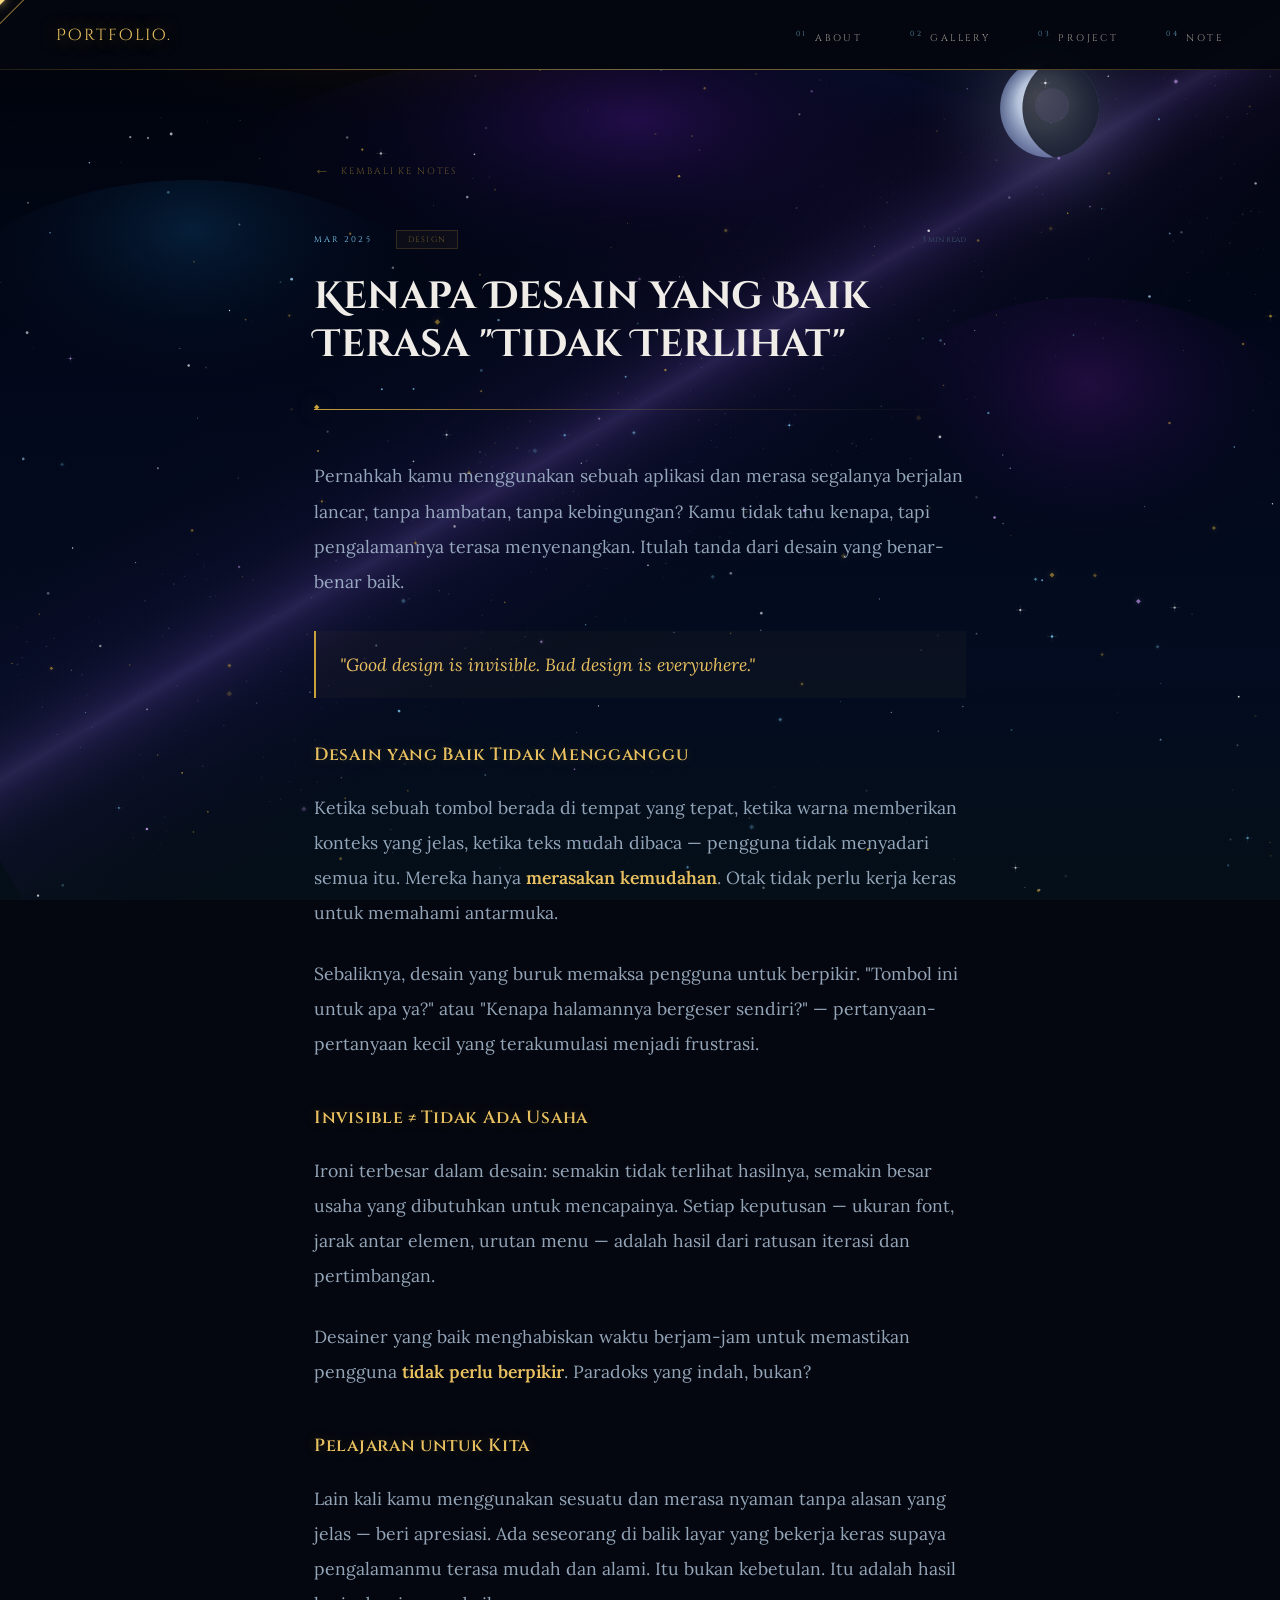
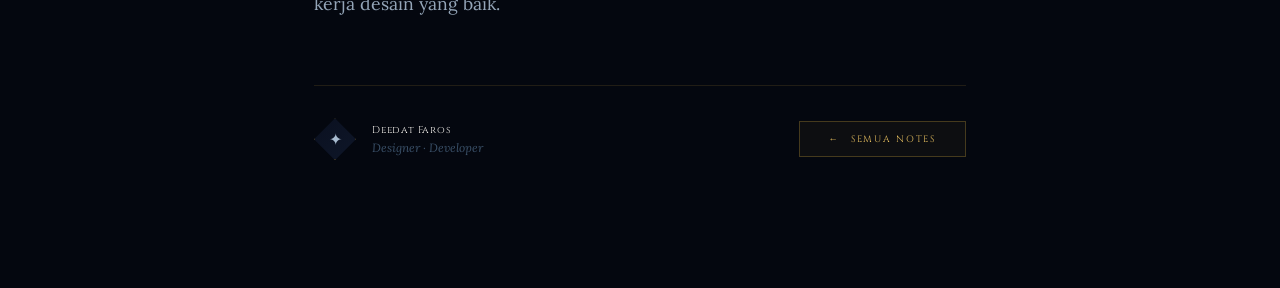
<file: note1.html>
<!DOCTYPE html>
<html lang="id">
<head>
<meta charset="UTF-8"/>
<meta name="viewport" content="width=device-width, initial-scale=1.0"/>
<title>Note — Deedat Faros</title>
<link rel="stylesheet" href="style.css"/>
<style>
  .note-page {
    max-width: 780px;
    margin: 0 auto;
    padding: 10rem 4rem 8rem;
    position: relative;
    z-index: 1;
  }

  .note-back {
    display: inline-flex;
    align-items: center;
    gap: .6rem;
    font-family: 'Cinzel', serif;
    font-size: .58rem;
    letter-spacing: .2em;
    text-transform: uppercase;
    color: rgba(200,160,60,.5);
    text-decoration: none;
    margin-bottom: 3rem;
    transition: color .3s;
  }
  .note-back:hover { color: var(--gold2); }
  .note-back span { font-size: 1rem; }

  .note-page-meta {
    display: flex;
    align-items: center;
    gap: 1.5rem;
    margin-bottom: 1.5rem;
  }
  .note-page-date {
    font-family: 'Cinzel', serif;
    font-size: .52rem;
    letter-spacing: .25em;
    text-transform: uppercase;
    color: var(--sky);
    text-shadow: var(--glow-s);
  }
  .note-page-cat {
    font-family: 'Cinzel', serif;
    font-size: .5rem;
    letter-spacing: .15em;
    text-transform: uppercase;
    color: rgba(200,160,60,.5);
    border: 1px solid rgba(200,160,60,.2);
    padding: .2rem .7rem;
    background: rgba(200,160,60,.05);
  }
  .note-page-read {
    font-family: 'Cinzel', serif;
    font-size: .5rem;
    color: var(--muted);
    margin-left: auto;
  }

  .note-page-title {
    font-family: 'Cinzel Decorative', serif;
    font-size: clamp(1.6rem, 3vw, 2.6rem);
    font-weight: 700;
    color: var(--white);
    line-height: 1.25;
    margin-bottom: 2.5rem;
  }

  .note-page-divider {
    height: 1px;
    background: linear-gradient(to right, var(--gold), rgba(200,160,60,.2), transparent);
    margin-bottom: 3rem;
    position: relative;
  }
  .note-page-divider::before {
    content: '◆';
    position: absolute;
    left: 0; top: -7px;
    font-size: .46rem;
    color: var(--gold);
    text-shadow: var(--glow-g);
  }

  .note-page-body {
    font-family: 'Lora', serif;
    font-size: 1.1rem;
    line-height: 2;
    color: rgba(168,188,208,.88);
  }

  .note-page-body p { margin-bottom: 1.6rem; }

  .note-page-body h2 {
    font-family: 'Cinzel', serif;
    font-size: 1.1rem;
    font-weight: 600;
    color: var(--gold2);
    margin: 2.5rem 0 1rem;
    letter-spacing: .04em;
    text-shadow: 0 0 12px rgba(200,160,60,.25);
  }

  .note-page-body blockquote {
    border-left: 2px solid var(--gold);
    padding: 1rem 1.5rem;
    margin: 2rem 0;
    background: rgba(200,160,60,.04);
    font-style: italic;
    color: var(--gold2);
  }

  .note-page-body strong {
    color: var(--gold2);
    font-weight: 600;
  }

  .note-page-footer {
    margin-top: 4rem;
    padding-top: 2rem;
    border-top: 1px solid rgba(200,160,60,.15);
    display: flex;
    align-items: center;
    justify-content: space-between;
  }

  .note-page-author {
    display: flex;
    align-items: center;
    gap: 1rem;
  }
  .note-author-avatar {
    width: 42px; height: 42px;
    background: linear-gradient(135deg, var(--surface), var(--surface2));
    border: 1px solid rgba(200,160,60,.3);
    clip-path: polygon(50% 0%, 100% 50%, 50% 100%, 0% 50%);
    display: flex; align-items: center; justify-content: center;
    font-size: 1rem;
  }
  .note-author-name {
    font-family: 'Cinzel', serif;
    font-size: .62rem;
    color: var(--white);
    letter-spacing: .08em;
  }
  .note-author-role {
    font-family: 'Lora', serif;
    font-size: .75rem;
    font-style: italic;
    color: var(--muted);
    margin-top: .2rem;
  }

  .note-back-btn {
    display: inline-flex;
    align-items: center;
    gap: .7rem;
    padding: .7rem 1.8rem;
    font-family: 'Cinzel', serif;
    font-size: .58rem;
    letter-spacing: .2em;
    text-transform: uppercase;
    color: var(--gold2);
    border: 1px solid rgba(200,160,60,.3);
    text-decoration: none;
    background: rgba(200,160,60,.05);
    transition: all .3s;
  }
  .note-back-btn:hover {
    border-color: rgba(200,160,60,.7);
    box-shadow: var(--glow-g);
    color: var(--gold3);
  }
</style>
</head>
<body>

<!-- CANVAS -->
<canvas id="bgCanvas"></canvas>

<!-- CURSOR -->
<div class="cursor-dot" id="cursorDot"></div>
<div class="cursor-ring" id="cursorRing"></div>

<!-- NAVBAR -->
<nav>
  <a href="index.html" class="nav-logo">Portfolio.</a>
  <ul class="nav-links">
    <li><a href="index.html#about"><span class="nav-index">01</span> About</a></li>
    <li><a href="index.html#gallery"><span class="nav-index">02</span> Gallery</a></li>
    <li><a href="index.html#projects"><span class="nav-index">03</span> Project</a></li>
    <li><a href="index.html#notes"><span class="nav-index">04</span> Note</a></li>
  </ul>
</nav>

<!-- NOTE CONTENT -->
<div class="note-page">
  <a href="index.html#notes" class="note-back"><span>←</span> Kembali ke Notes</a>

  <div class="note-page-meta">
    <span class="note-page-date">Mar 2025</span>
    <span class="note-page-cat">Design</span>
    <span class="note-page-read">3 min read</span>
  </div>

  <h1 class="note-page-title">
    Kenapa Desain yang Baik<br>Terasa "Tidak Terlihat"
  </h1>

  <div class="note-page-divider"></div>

  <div class="note-page-body">

    <p>
      Pernahkah kamu menggunakan sebuah aplikasi dan merasa segalanya berjalan lancar, tanpa hambatan, tanpa kebingungan? Kamu tidak tahu kenapa, tapi pengalamannya terasa menyenangkan. Itulah tanda dari desain yang benar-benar baik.
    </p>

    <blockquote>
      "Good design is invisible. Bad design is everywhere."
    </blockquote>

    <h2>Desain yang Baik Tidak Mengganggu</h2>

    <p>
      Ketika sebuah tombol berada di tempat yang tepat, ketika warna memberikan konteks yang jelas, ketika teks mudah dibaca — pengguna tidak menyadari semua itu. Mereka hanya <strong>merasakan kemudahan</strong>. Otak tidak perlu kerja keras untuk memahami antarmuka.
    </p>

    <p>
      Sebaliknya, desain yang buruk memaksa pengguna untuk berpikir. "Tombol ini untuk apa ya?" atau "Kenapa halamannya bergeser sendiri?" — pertanyaan-pertanyaan kecil yang terakumulasi menjadi frustrasi.
    </p>

    <h2>Invisible ≠ Tidak Ada Usaha</h2>

    <p>
      Ironi terbesar dalam desain: semakin tidak terlihat hasilnya, semakin besar usaha yang dibutuhkan untuk mencapainya. Setiap keputusan — ukuran font, jarak antar elemen, urutan menu — adalah hasil dari ratusan iterasi dan pertimbangan.
    </p>

    <p>
      Desainer yang baik menghabiskan waktu berjam-jam untuk memastikan pengguna <strong>tidak perlu berpikir</strong>. Paradoks yang indah, bukan?
    </p>

    <h2>Pelajaran untuk Kita</h2>

    <p>
      Lain kali kamu menggunakan sesuatu dan merasa nyaman tanpa alasan yang jelas — beri apresiasi. Ada seseorang di balik layar yang bekerja keras supaya pengalamanmu terasa mudah dan alami. Itu bukan kebetulan. Itu adalah hasil kerja desain yang baik.
    </p>

  </div>

  <div class="note-page-footer">
    <div class="note-page-author">
      <div class="note-author-avatar">✦</div>
      <div>
        <div class="note-author-name">Deedat Faros</div>
        <div class="note-author-role">Designer · Developer</div>
      </div>
    </div>
    <a href="index.html#notes" class="note-back-btn"><span>←</span> Semua Notes</a>
  </div>
</div>

<script src="main.js"></script>
</body>
</html>
</file>
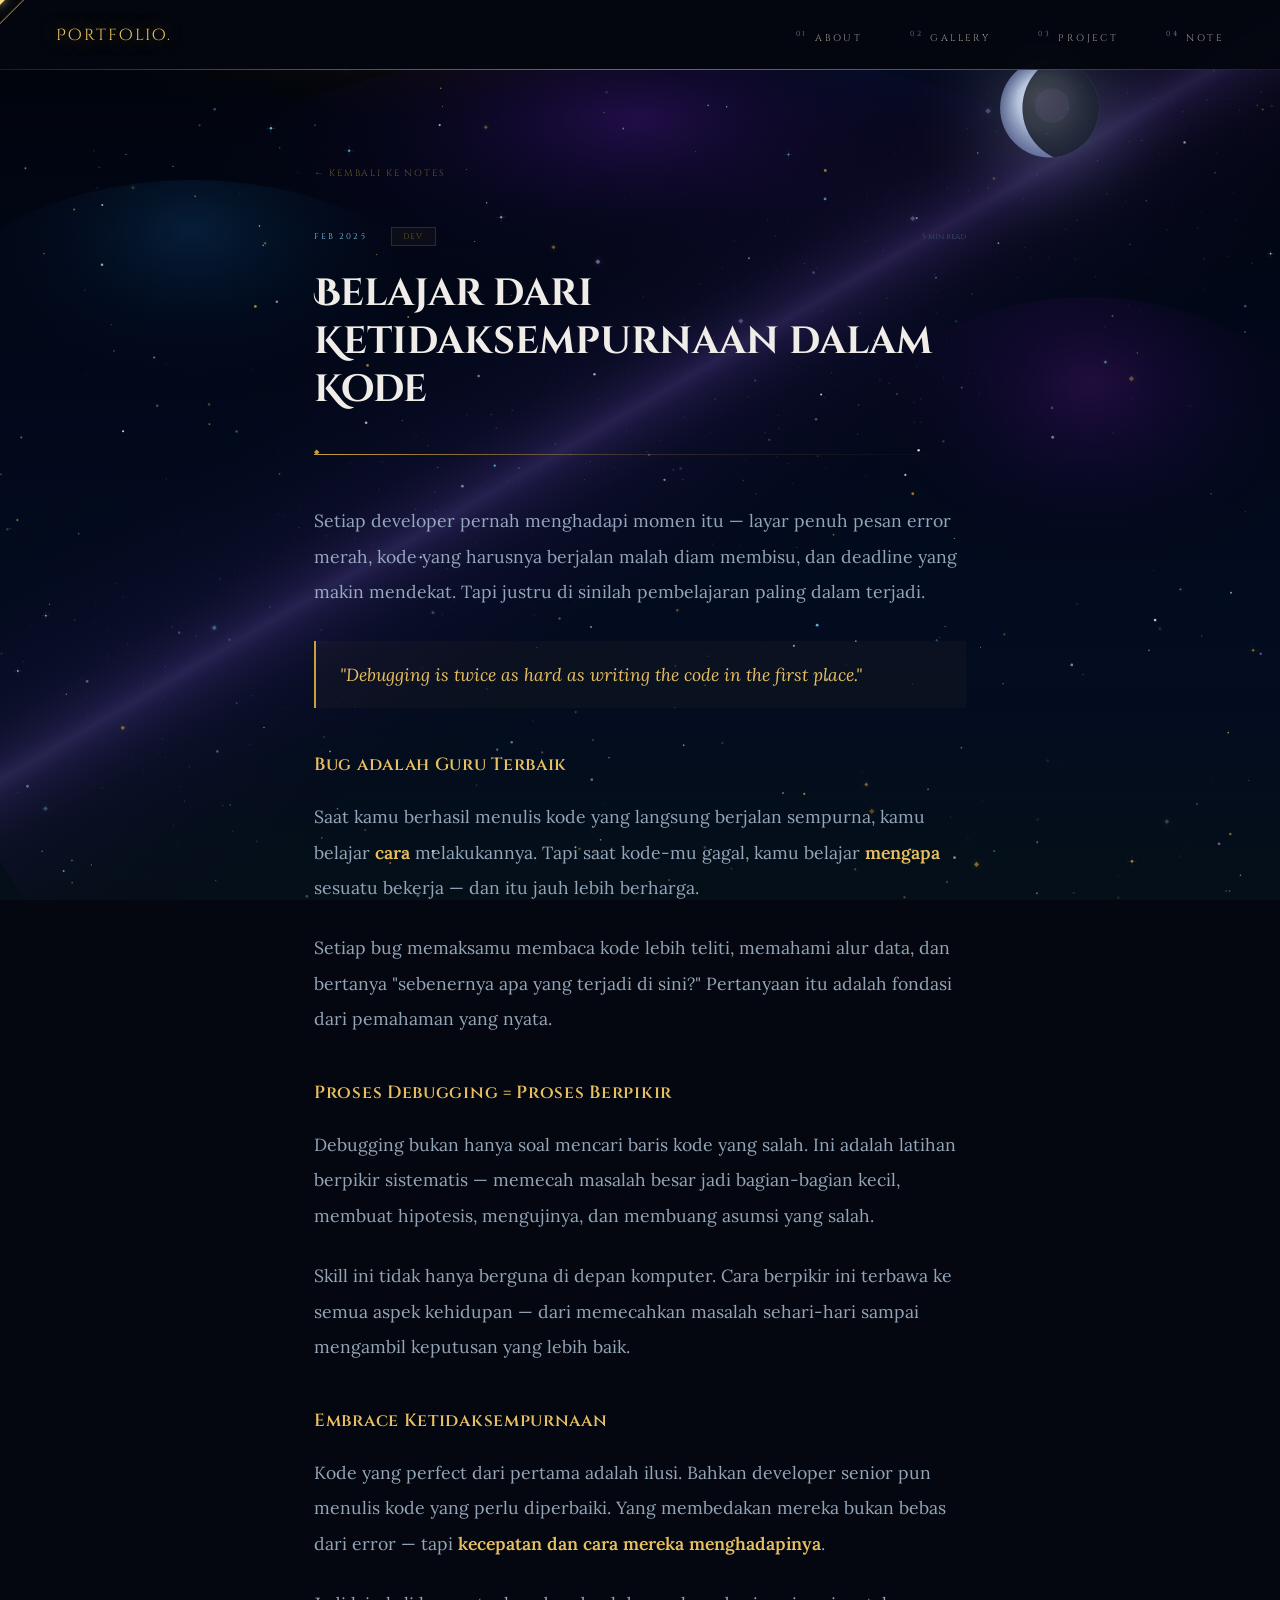
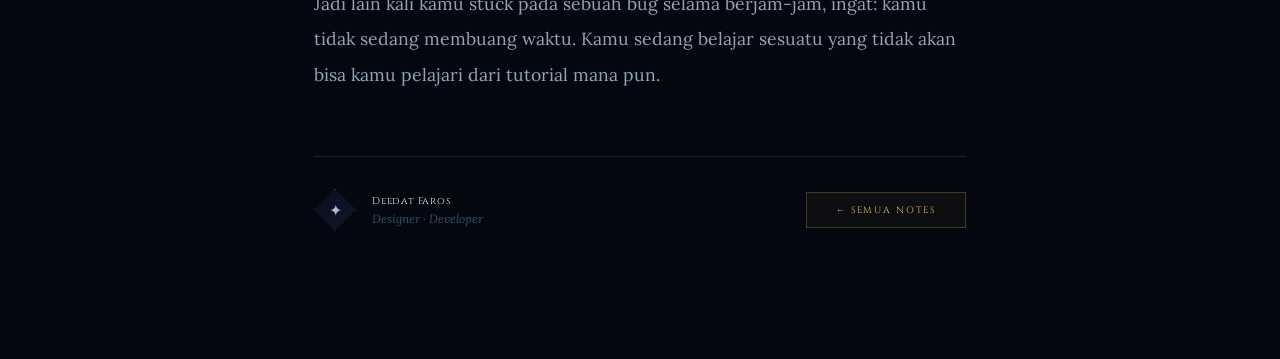
<file: note2.html>
<!DOCTYPE html>
<html lang="id">
<head>
<meta charset="UTF-8"/>
<meta name="viewport" content="width=device-width, initial-scale=1.0"/>
<title>Belajar dari Ketidaksempurnaan dalam Kode — Deedat Faros</title>
<link rel="stylesheet" href="style.css"/>
<style>
  .note-page { max-width: 780px; margin: 0 auto; padding: 10rem 4rem 8rem; position: relative; z-index: 1; }
  .note-back { display: inline-flex; align-items: center; gap: .6rem; font-family: 'Cinzel', serif; font-size: .58rem; letter-spacing: .2em; text-transform: uppercase; color: rgba(200,160,60,.5); text-decoration: none; margin-bottom: 3rem; transition: color .3s; }
  .note-back:hover { color: var(--gold2); }
  .note-page-meta { display: flex; align-items: center; gap: 1.5rem; margin-bottom: 1.5rem; }
  .note-page-date { font-family: 'Cinzel', serif; font-size: .52rem; letter-spacing: .25em; text-transform: uppercase; color: var(--sky); }
  .note-page-cat { font-family: 'Cinzel', serif; font-size: .5rem; letter-spacing: .15em; text-transform: uppercase; color: rgba(200,160,60,.5); border: 1px solid rgba(200,160,60,.2); padding: .2rem .7rem; background: rgba(200,160,60,.05); }
  .note-page-read { font-family: 'Cinzel', serif; font-size: .5rem; color: var(--muted); margin-left: auto; }
  .note-page-title { font-family: 'Cinzel Decorative', serif; font-size: clamp(1.6rem, 3vw, 2.6rem); font-weight: 700; color: var(--white); line-height: 1.25; margin-bottom: 2.5rem; }
  .note-page-divider { height: 1px; background: linear-gradient(to right, var(--gold), rgba(200,160,60,.2), transparent); margin-bottom: 3rem; position: relative; }
  .note-page-divider::before { content: '◆'; position: absolute; left: 0; top: -7px; font-size: .46rem; color: var(--gold); }
  .note-page-body { font-family: 'Lora', serif; font-size: 1.1rem; line-height: 2; color: rgba(168,188,208,.88); }
  .note-page-body p { margin-bottom: 1.6rem; }
  .note-page-body h2 { font-family: 'Cinzel', serif; font-size: 1.1rem; font-weight: 600; color: var(--gold2); margin: 2.5rem 0 1rem; letter-spacing: .04em; }
  .note-page-body blockquote { border-left: 2px solid var(--gold); padding: 1rem 1.5rem; margin: 2rem 0; background: rgba(200,160,60,.04); font-style: italic; color: var(--gold2); }
  .note-page-body strong { color: var(--gold2); font-weight: 600; }
  .note-page-footer { margin-top: 4rem; padding-top: 2rem; border-top: 1px solid rgba(200,160,60,.15); display: flex; align-items: center; justify-content: space-between; }
  .note-author-wrap { display: flex; align-items: center; gap: 1rem; }
  .note-author-avatar { width: 42px; height: 42px; background: linear-gradient(135deg, var(--surface), var(--surface2)); border: 1px solid rgba(200,160,60,.3); clip-path: polygon(50% 0%,100% 50%,50% 100%,0% 50%); display: flex; align-items: center; justify-content: center; font-size: 1rem; }
  .note-author-name { font-family: 'Cinzel', serif; font-size: .62rem; color: var(--white); letter-spacing: .08em; }
  .note-author-role { font-family: 'Lora', serif; font-size: .75rem; font-style: italic; color: var(--muted); margin-top: .2rem; }
  .note-back-btn { display: inline-flex; align-items: center; gap: .7rem; padding: .7rem 1.8rem; font-family: 'Cinzel', serif; font-size: .58rem; letter-spacing: .2em; text-transform: uppercase; color: var(--gold2); border: 1px solid rgba(200,160,60,.3); text-decoration: none; background: rgba(200,160,60,.05); transition: all .3s; }
  .note-back-btn:hover { border-color: rgba(200,160,60,.7); color: var(--gold3); }
</style>
</head>
<body>
<canvas id="bgCanvas"></canvas>
<div class="cursor-dot" id="cursorDot"></div>
<div class="cursor-ring" id="cursorRing"></div>
<nav>
  <a href="index.html" class="nav-logo">Portfolio.</a>
  <ul class="nav-links">
    <li><a href="index.html#about"><span class="nav-index">01</span> About</a></li>
    <li><a href="index.html#gallery"><span class="nav-index">02</span> Gallery</a></li>
    <li><a href="index.html#projects"><span class="nav-index">03</span> Project</a></li>
    <li><a href="index.html#notes"><span class="nav-index">04</span> Note</a></li>
  </ul>
</nav>
<div class="note-page">
  <a href="index.html#notes" class="note-back">← Kembali ke Notes</a>
  <div class="note-page-meta">
    <span class="note-page-date">Feb 2025</span>
    <span class="note-page-cat">Dev</span>
    <span class="note-page-read">5 min read</span>
  </div>
  <h1 class="note-page-title">Belajar dari Ketidaksempurnaan dalam Kode</h1>
  <div class="note-page-divider"></div>
  <div class="note-page-body">

    <p>Setiap developer pernah menghadapi momen itu — layar penuh pesan error merah, kode yang harusnya berjalan malah diam membisu, dan deadline yang makin mendekat. Tapi justru di sinilah pembelajaran paling dalam terjadi.</p>
    <blockquote>"Debugging is twice as hard as writing the code in the first place."</blockquote>
    <h2>Bug adalah Guru Terbaik</h2>
    <p>Saat kamu berhasil menulis kode yang langsung berjalan sempurna, kamu belajar <strong>cara</strong> melakukannya. Tapi saat kode-mu gagal, kamu belajar <strong>mengapa</strong> sesuatu bekerja — dan itu jauh lebih berharga.</p>
    <p>Setiap bug memaksamu membaca kode lebih teliti, memahami alur data, dan bertanya "sebenernya apa yang terjadi di sini?" Pertanyaan itu adalah fondasi dari pemahaman yang nyata.</p>
    <h2>Proses Debugging = Proses Berpikir</h2>
    <p>Debugging bukan hanya soal mencari baris kode yang salah. Ini adalah latihan berpikir sistematis — memecah masalah besar jadi bagian-bagian kecil, membuat hipotesis, mengujinya, dan membuang asumsi yang salah.</p>
    <p>Skill ini tidak hanya berguna di depan komputer. Cara berpikir ini terbawa ke semua aspek kehidupan — dari memecahkan masalah sehari-hari sampai mengambil keputusan yang lebih baik.</p>
    <h2>Embrace Ketidaksempurnaan</h2>
    <p>Kode yang perfect dari pertama adalah ilusi. Bahkan developer senior pun menulis kode yang perlu diperbaiki. Yang membedakan mereka bukan bebas dari error — tapi <strong>kecepatan dan cara mereka menghadapinya</strong>.</p>
    <p>Jadi lain kali kamu stuck pada sebuah bug selama berjam-jam, ingat: kamu tidak sedang membuang waktu. Kamu sedang belajar sesuatu yang tidak akan bisa kamu pelajari dari tutorial mana pun.</p>
  </div>
  <div class="note-page-footer">
    <div class="note-author-wrap">
      <div class="note-author-avatar">✦</div>
      <div>
        <div class="note-author-name">Deedat Faros</div>
        <div class="note-author-role">Designer · Developer</div>
      </div>
    </div>
    <a href="index.html#notes" class="note-back-btn">← Semua Notes</a>
  </div>
</div>
<script src="main.js"></script>
</body>
</html>
</file>
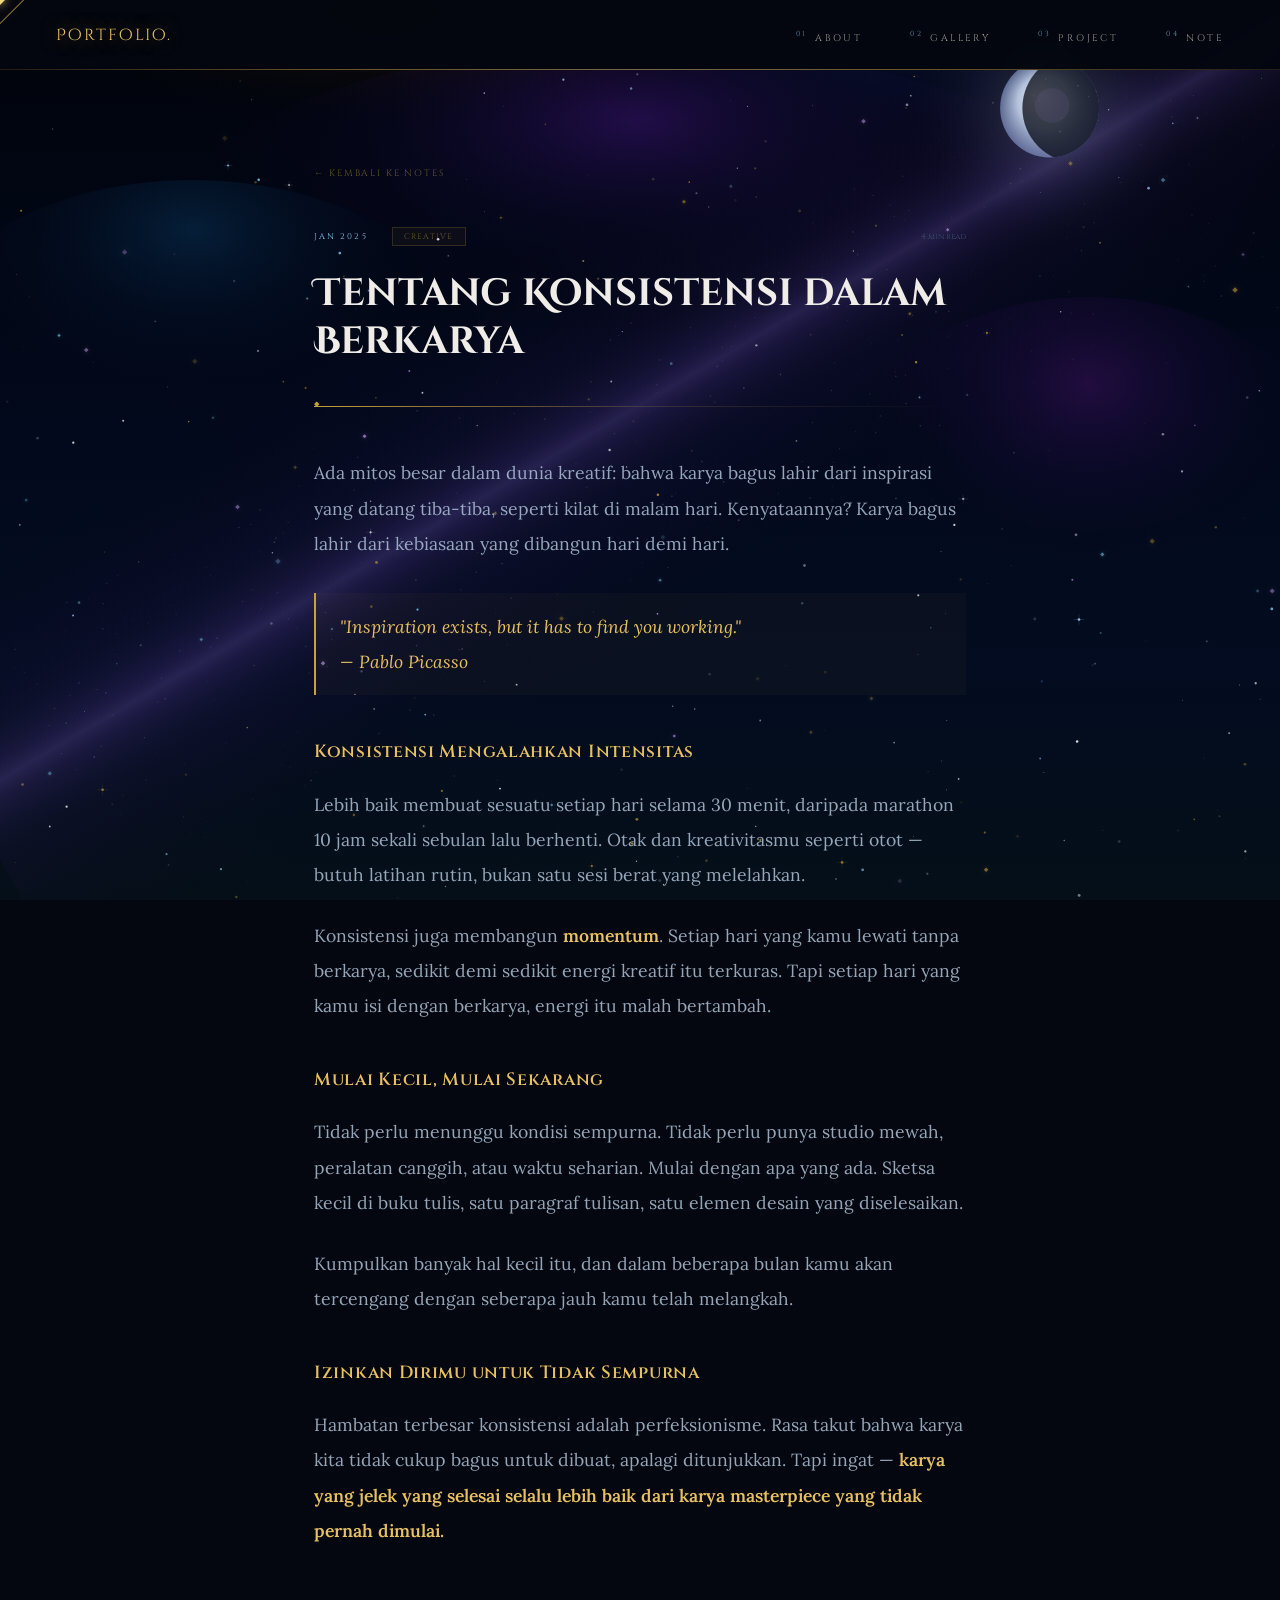
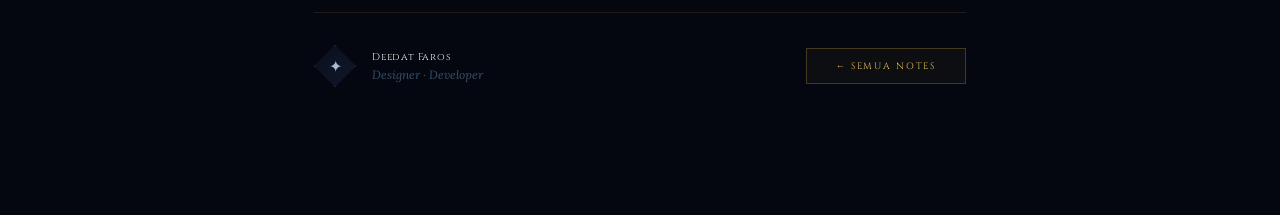
<file: note3.html>
<!DOCTYPE html>
<html lang="id">
<head>
<meta charset="UTF-8"/>
<meta name="viewport" content="width=device-width, initial-scale=1.0"/>
<title>Tentang Konsistensi dalam Berkarya — Deedat Faros</title>
<link rel="stylesheet" href="style.css"/>
<style>
  .note-page { max-width: 780px; margin: 0 auto; padding: 10rem 4rem 8rem; position: relative; z-index: 1; }
  .note-back { display: inline-flex; align-items: center; gap: .6rem; font-family: 'Cinzel', serif; font-size: .58rem; letter-spacing: .2em; text-transform: uppercase; color: rgba(200,160,60,.5); text-decoration: none; margin-bottom: 3rem; transition: color .3s; }
  .note-back:hover { color: var(--gold2); }
  .note-page-meta { display: flex; align-items: center; gap: 1.5rem; margin-bottom: 1.5rem; }
  .note-page-date { font-family: 'Cinzel', serif; font-size: .52rem; letter-spacing: .25em; text-transform: uppercase; color: var(--sky); }
  .note-page-cat { font-family: 'Cinzel', serif; font-size: .5rem; letter-spacing: .15em; text-transform: uppercase; color: rgba(200,160,60,.5); border: 1px solid rgba(200,160,60,.2); padding: .2rem .7rem; background: rgba(200,160,60,.05); }
  .note-page-read { font-family: 'Cinzel', serif; font-size: .5rem; color: var(--muted); margin-left: auto; }
  .note-page-title { font-family: 'Cinzel Decorative', serif; font-size: clamp(1.6rem, 3vw, 2.6rem); font-weight: 700; color: var(--white); line-height: 1.25; margin-bottom: 2.5rem; }
  .note-page-divider { height: 1px; background: linear-gradient(to right, var(--gold), rgba(200,160,60,.2), transparent); margin-bottom: 3rem; position: relative; }
  .note-page-divider::before { content: '◆'; position: absolute; left: 0; top: -7px; font-size: .46rem; color: var(--gold); }
  .note-page-body { font-family: 'Lora', serif; font-size: 1.1rem; line-height: 2; color: rgba(168,188,208,.88); }
  .note-page-body p { margin-bottom: 1.6rem; }
  .note-page-body h2 { font-family: 'Cinzel', serif; font-size: 1.1rem; font-weight: 600; color: var(--gold2); margin: 2.5rem 0 1rem; letter-spacing: .04em; }
  .note-page-body blockquote { border-left: 2px solid var(--gold); padding: 1rem 1.5rem; margin: 2rem 0; background: rgba(200,160,60,.04); font-style: italic; color: var(--gold2); }
  .note-page-body strong { color: var(--gold2); font-weight: 600; }
  .note-page-footer { margin-top: 4rem; padding-top: 2rem; border-top: 1px solid rgba(200,160,60,.15); display: flex; align-items: center; justify-content: space-between; }
  .note-author-wrap { display: flex; align-items: center; gap: 1rem; }
  .note-author-avatar { width: 42px; height: 42px; background: linear-gradient(135deg, var(--surface), var(--surface2)); border: 1px solid rgba(200,160,60,.3); clip-path: polygon(50% 0%,100% 50%,50% 100%,0% 50%); display: flex; align-items: center; justify-content: center; font-size: 1rem; }
  .note-author-name { font-family: 'Cinzel', serif; font-size: .62rem; color: var(--white); letter-spacing: .08em; }
  .note-author-role { font-family: 'Lora', serif; font-size: .75rem; font-style: italic; color: var(--muted); margin-top: .2rem; }
  .note-back-btn { display: inline-flex; align-items: center; gap: .7rem; padding: .7rem 1.8rem; font-family: 'Cinzel', serif; font-size: .58rem; letter-spacing: .2em; text-transform: uppercase; color: var(--gold2); border: 1px solid rgba(200,160,60,.3); text-decoration: none; background: rgba(200,160,60,.05); transition: all .3s; }
  .note-back-btn:hover { border-color: rgba(200,160,60,.7); color: var(--gold3); }
</style>
</head>
<body>
<canvas id="bgCanvas"></canvas>
<div class="cursor-dot" id="cursorDot"></div>
<div class="cursor-ring" id="cursorRing"></div>
<nav>
  <a href="index.html" class="nav-logo">Portfolio.</a>
  <ul class="nav-links">
    <li><a href="index.html#about"><span class="nav-index">01</span> About</a></li>
    <li><a href="index.html#gallery"><span class="nav-index">02</span> Gallery</a></li>
    <li><a href="index.html#projects"><span class="nav-index">03</span> Project</a></li>
    <li><a href="index.html#notes"><span class="nav-index">04</span> Note</a></li>
  </ul>
</nav>
<div class="note-page">
  <a href="index.html#notes" class="note-back">← Kembali ke Notes</a>
  <div class="note-page-meta">
    <span class="note-page-date">Jan 2025</span>
    <span class="note-page-cat">Creative</span>
    <span class="note-page-read">4 min read</span>
  </div>
  <h1 class="note-page-title">Tentang Konsistensi dalam Berkarya</h1>
  <div class="note-page-divider"></div>
  <div class="note-page-body">

    <p>Ada mitos besar dalam dunia kreatif: bahwa karya bagus lahir dari inspirasi yang datang tiba-tiba, seperti kilat di malam hari. Kenyataannya? Karya bagus lahir dari kebiasaan yang dibangun hari demi hari.</p>
    <blockquote>"Inspiration exists, but it has to find you working."<br>— Pablo Picasso</blockquote>
    <h2>Konsistensi Mengalahkan Intensitas</h2>
    <p>Lebih baik membuat sesuatu setiap hari selama 30 menit, daripada marathon 10 jam sekali sebulan lalu berhenti. Otak dan kreativitasmu seperti otot — butuh latihan rutin, bukan satu sesi berat yang melelahkan.</p>
    <p>Konsistensi juga membangun <strong>momentum</strong>. Setiap hari yang kamu lewati tanpa berkarya, sedikit demi sedikit energi kreatif itu terkuras. Tapi setiap hari yang kamu isi dengan berkarya, energi itu malah bertambah.</p>
    <h2>Mulai Kecil, Mulai Sekarang</h2>
    <p>Tidak perlu menunggu kondisi sempurna. Tidak perlu punya studio mewah, peralatan canggih, atau waktu seharian. Mulai dengan apa yang ada. Sketsa kecil di buku tulis, satu paragraf tulisan, satu elemen desain yang diselesaikan.</p>
    <p>Kumpulkan banyak hal kecil itu, dan dalam beberapa bulan kamu akan tercengang dengan seberapa jauh kamu telah melangkah.</p>
    <h2>Izinkan Dirimu untuk Tidak Sempurna</h2>
    <p>Hambatan terbesar konsistensi adalah perfeksionisme. Rasa takut bahwa karya kita tidak cukup bagus untuk dibuat, apalagi ditunjukkan. Tapi ingat — <strong>karya yang jelek yang selesai selalu lebih baik dari karya masterpiece yang tidak pernah dimulai.</strong></p>
  </div>
  <div class="note-page-footer">
    <div class="note-author-wrap">
      <div class="note-author-avatar">✦</div>
      <div>
        <div class="note-author-name">Deedat Faros</div>
        <div class="note-author-role">Designer · Developer</div>
      </div>
    </div>
    <a href="index.html#notes" class="note-back-btn">← Semua Notes</a>
  </div>
</div>
<script src="main.js"></script>
</body>
</html>
</file>
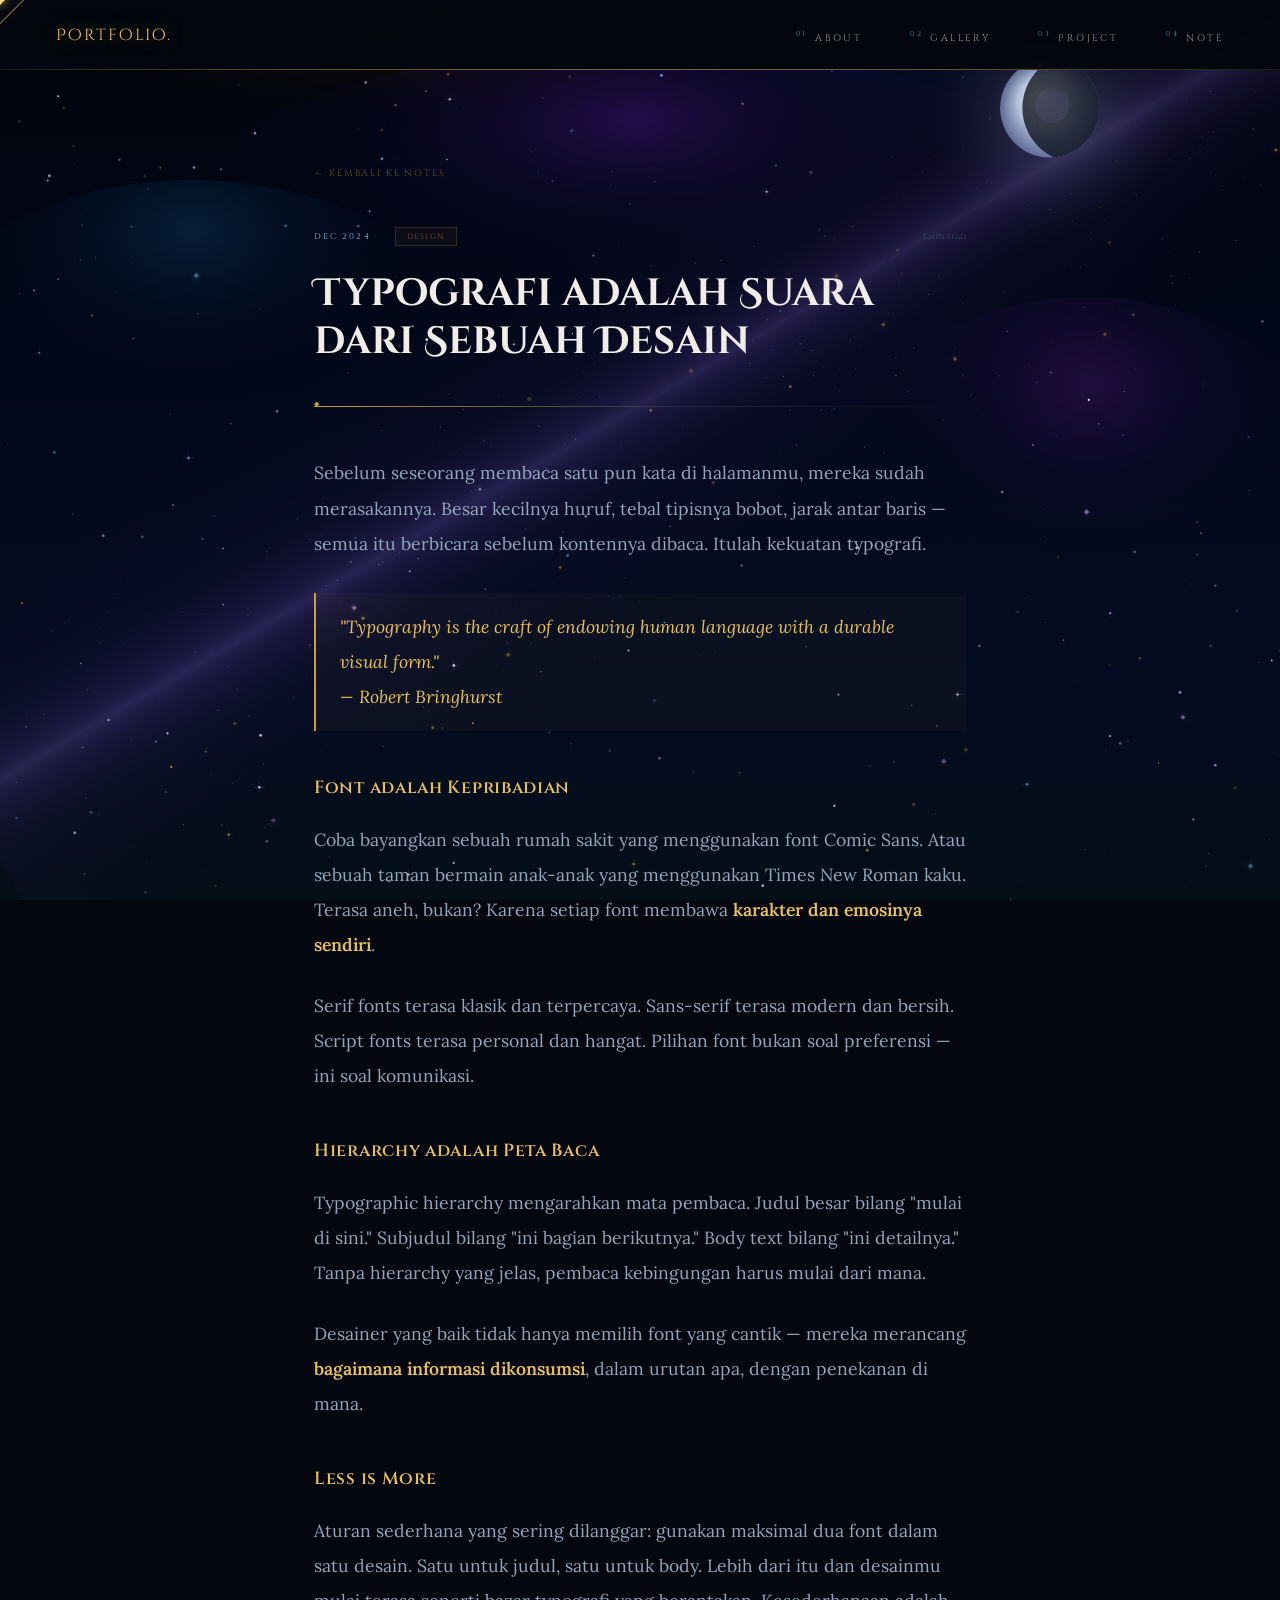
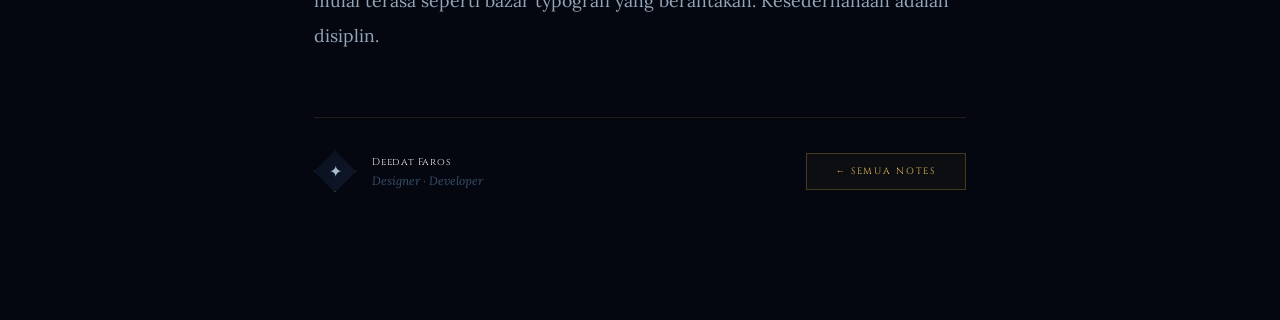
<file: note4.html>
<!DOCTYPE html>
<html lang="id">
<head>
<meta charset="UTF-8"/>
<meta name="viewport" content="width=device-width, initial-scale=1.0"/>
<title>Typografi adalah Suara dari Sebuah Desain — Deedat Faros</title>
<link rel="stylesheet" href="style.css"/>
<style>
  .note-page { max-width: 780px; margin: 0 auto; padding: 10rem 4rem 8rem; position: relative; z-index: 1; }
  .note-back { display: inline-flex; align-items: center; gap: .6rem; font-family: 'Cinzel', serif; font-size: .58rem; letter-spacing: .2em; text-transform: uppercase; color: rgba(200,160,60,.5); text-decoration: none; margin-bottom: 3rem; transition: color .3s; }
  .note-back:hover { color: var(--gold2); }
  .note-page-meta { display: flex; align-items: center; gap: 1.5rem; margin-bottom: 1.5rem; }
  .note-page-date { font-family: 'Cinzel', serif; font-size: .52rem; letter-spacing: .25em; text-transform: uppercase; color: var(--sky); }
  .note-page-cat { font-family: 'Cinzel', serif; font-size: .5rem; letter-spacing: .15em; text-transform: uppercase; color: rgba(200,160,60,.5); border: 1px solid rgba(200,160,60,.2); padding: .2rem .7rem; background: rgba(200,160,60,.05); }
  .note-page-read { font-family: 'Cinzel', serif; font-size: .5rem; color: var(--muted); margin-left: auto; }
  .note-page-title { font-family: 'Cinzel Decorative', serif; font-size: clamp(1.6rem, 3vw, 2.6rem); font-weight: 700; color: var(--white); line-height: 1.25; margin-bottom: 2.5rem; }
  .note-page-divider { height: 1px; background: linear-gradient(to right, var(--gold), rgba(200,160,60,.2), transparent); margin-bottom: 3rem; position: relative; }
  .note-page-divider::before { content: '◆'; position: absolute; left: 0; top: -7px; font-size: .46rem; color: var(--gold); }
  .note-page-body { font-family: 'Lora', serif; font-size: 1.1rem; line-height: 2; color: rgba(168,188,208,.88); }
  .note-page-body p { margin-bottom: 1.6rem; }
  .note-page-body h2 { font-family: 'Cinzel', serif; font-size: 1.1rem; font-weight: 600; color: var(--gold2); margin: 2.5rem 0 1rem; letter-spacing: .04em; }
  .note-page-body blockquote { border-left: 2px solid var(--gold); padding: 1rem 1.5rem; margin: 2rem 0; background: rgba(200,160,60,.04); font-style: italic; color: var(--gold2); }
  .note-page-body strong { color: var(--gold2); font-weight: 600; }
  .note-page-footer { margin-top: 4rem; padding-top: 2rem; border-top: 1px solid rgba(200,160,60,.15); display: flex; align-items: center; justify-content: space-between; }
  .note-author-wrap { display: flex; align-items: center; gap: 1rem; }
  .note-author-avatar { width: 42px; height: 42px; background: linear-gradient(135deg, var(--surface), var(--surface2)); border: 1px solid rgba(200,160,60,.3); clip-path: polygon(50% 0%,100% 50%,50% 100%,0% 50%); display: flex; align-items: center; justify-content: center; font-size: 1rem; }
  .note-author-name { font-family: 'Cinzel', serif; font-size: .62rem; color: var(--white); letter-spacing: .08em; }
  .note-author-role { font-family: 'Lora', serif; font-size: .75rem; font-style: italic; color: var(--muted); margin-top: .2rem; }
  .note-back-btn { display: inline-flex; align-items: center; gap: .7rem; padding: .7rem 1.8rem; font-family: 'Cinzel', serif; font-size: .58rem; letter-spacing: .2em; text-transform: uppercase; color: var(--gold2); border: 1px solid rgba(200,160,60,.3); text-decoration: none; background: rgba(200,160,60,.05); transition: all .3s; }
  .note-back-btn:hover { border-color: rgba(200,160,60,.7); color: var(--gold3); }
</style>
</head>
<body>
<canvas id="bgCanvas"></canvas>
<div class="cursor-dot" id="cursorDot"></div>
<div class="cursor-ring" id="cursorRing"></div>
<nav>
  <a href="index.html" class="nav-logo">Portfolio.</a>
  <ul class="nav-links">
    <li><a href="index.html#about"><span class="nav-index">01</span> About</a></li>
    <li><a href="index.html#gallery"><span class="nav-index">02</span> Gallery</a></li>
    <li><a href="index.html#projects"><span class="nav-index">03</span> Project</a></li>
    <li><a href="index.html#notes"><span class="nav-index">04</span> Note</a></li>
  </ul>
</nav>
<div class="note-page">
  <a href="index.html#notes" class="note-back">← Kembali ke Notes</a>
  <div class="note-page-meta">
    <span class="note-page-date">Dec 2024</span>
    <span class="note-page-cat">Design</span>
    <span class="note-page-read">3 min read</span>
  </div>
  <h1 class="note-page-title">Typografi adalah Suara dari Sebuah Desain</h1>
  <div class="note-page-divider"></div>
  <div class="note-page-body">

    <p>Sebelum seseorang membaca satu pun kata di halamanmu, mereka sudah merasakannya. Besar kecilnya huruf, tebal tipisnya bobot, jarak antar baris — semua itu berbicara sebelum kontennya dibaca. Itulah kekuatan typografi.</p>
    <blockquote>"Typography is the craft of endowing human language with a durable visual form."<br>— Robert Bringhurst</blockquote>
    <h2>Font adalah Kepribadian</h2>
    <p>Coba bayangkan sebuah rumah sakit yang menggunakan font Comic Sans. Atau sebuah taman bermain anak-anak yang menggunakan Times New Roman kaku. Terasa aneh, bukan? Karena setiap font membawa <strong>karakter dan emosinya sendiri</strong>.</p>
    <p>Serif fonts terasa klasik dan terpercaya. Sans-serif terasa modern dan bersih. Script fonts terasa personal dan hangat. Pilihan font bukan soal preferensi — ini soal komunikasi.</p>
    <h2>Hierarchy adalah Peta Baca</h2>
    <p>Typographic hierarchy mengarahkan mata pembaca. Judul besar bilang "mulai di sini." Subjudul bilang "ini bagian berikutnya." Body text bilang "ini detailnya." Tanpa hierarchy yang jelas, pembaca kebingungan harus mulai dari mana.</p>
    <p>Desainer yang baik tidak hanya memilih font yang cantik — mereka merancang <strong>bagaimana informasi dikonsumsi</strong>, dalam urutan apa, dengan penekanan di mana.</p>
    <h2>Less is More</h2>
    <p>Aturan sederhana yang sering dilanggar: gunakan maksimal dua font dalam satu desain. Satu untuk judul, satu untuk body. Lebih dari itu dan desainmu mulai terasa seperti bazar typografi yang berantakan. Kesederhanaan adalah disiplin.</p>
  </div>
  <div class="note-page-footer">
    <div class="note-author-wrap">
      <div class="note-author-avatar">✦</div>
      <div>
        <div class="note-author-name">Deedat Faros</div>
        <div class="note-author-role">Designer · Developer</div>
      </div>
    </div>
    <a href="index.html#notes" class="note-back-btn">← Semua Notes</a>
  </div>
</div>
<script src="main.js"></script>
</body>
</html>
</file>
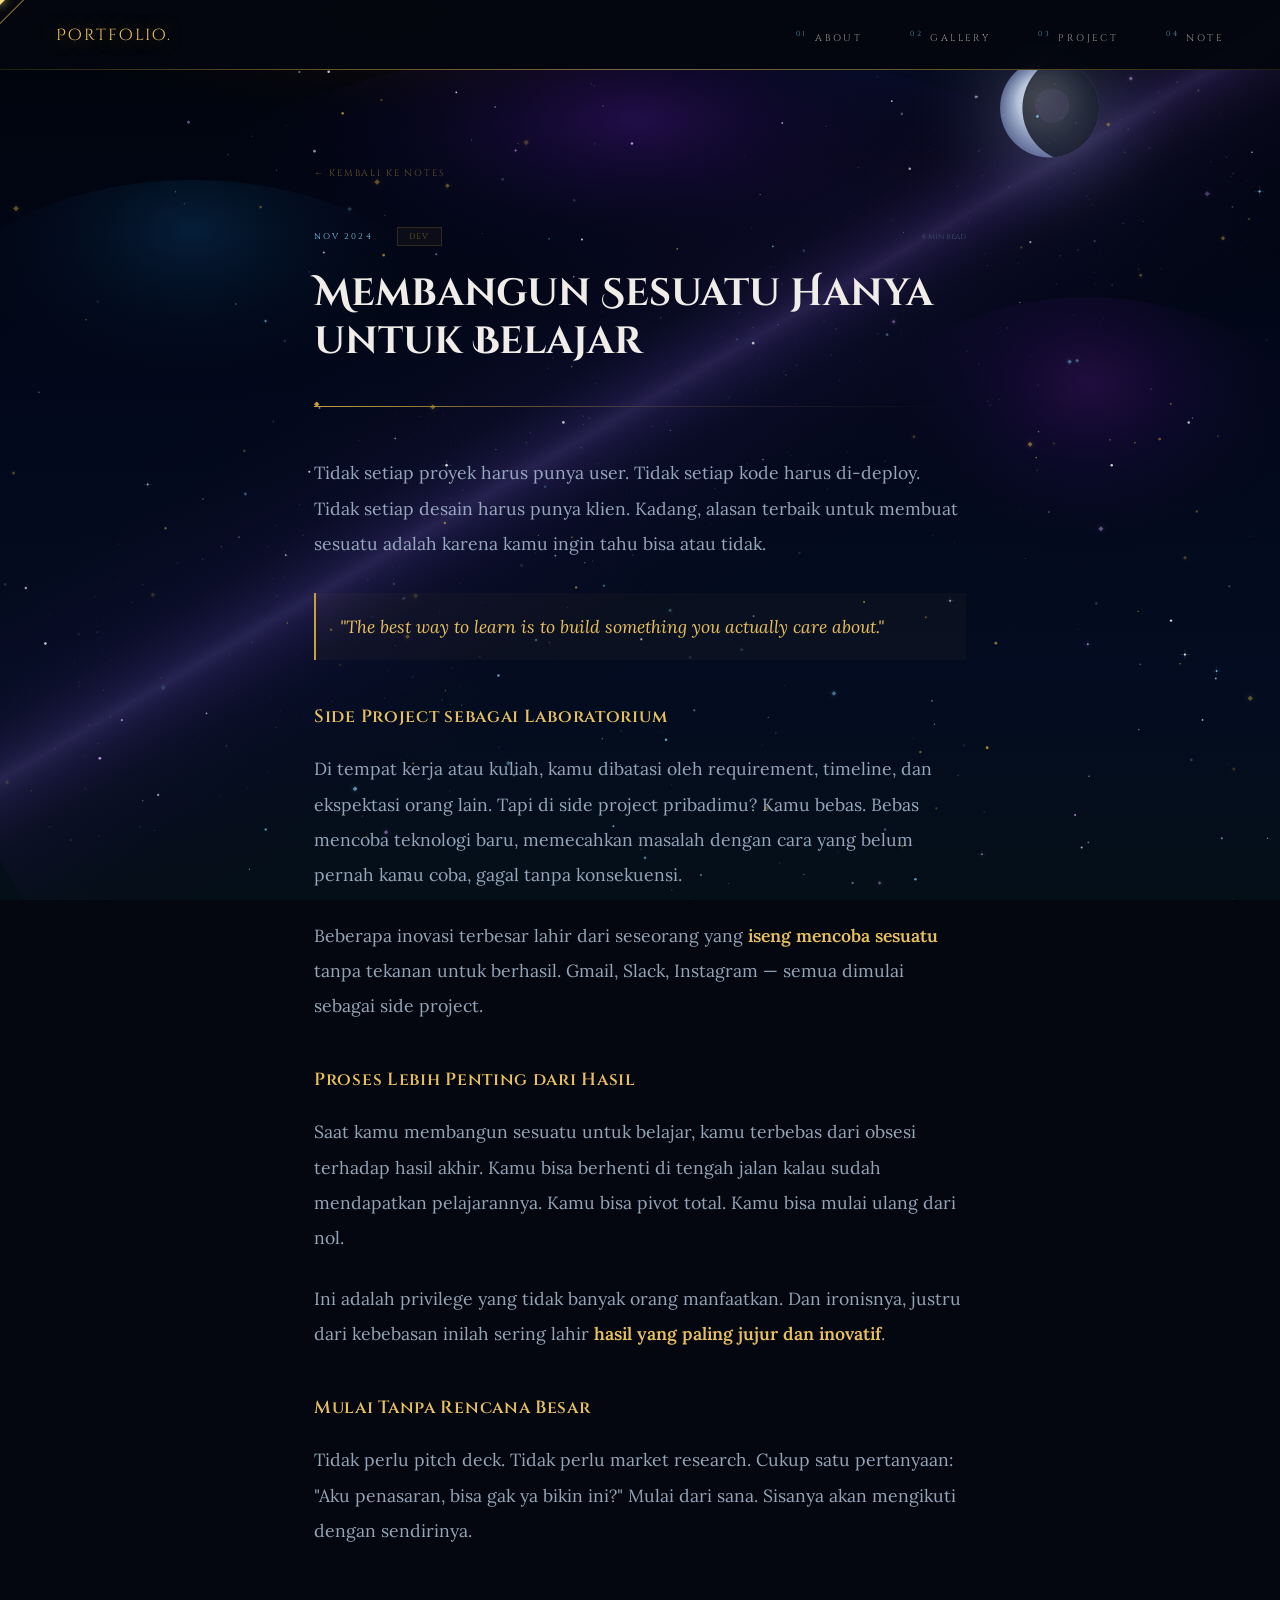
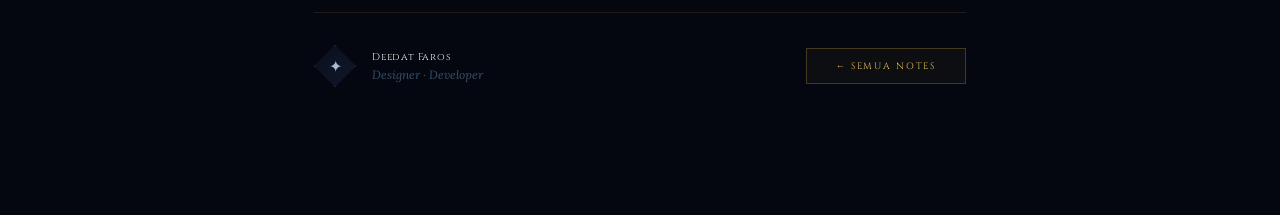
<file: note5.html>
<!DOCTYPE html>
<html lang="id">
<head>
<meta charset="UTF-8"/>
<meta name="viewport" content="width=device-width, initial-scale=1.0"/>
<title>Membangun Sesuatu Hanya untuk Belajar — Deedat Faros</title>
<link rel="stylesheet" href="style.css"/>
<style>
  .note-page { max-width: 780px; margin: 0 auto; padding: 10rem 4rem 8rem; position: relative; z-index: 1; }
  .note-back { display: inline-flex; align-items: center; gap: .6rem; font-family: 'Cinzel', serif; font-size: .58rem; letter-spacing: .2em; text-transform: uppercase; color: rgba(200,160,60,.5); text-decoration: none; margin-bottom: 3rem; transition: color .3s; }
  .note-back:hover { color: var(--gold2); }
  .note-page-meta { display: flex; align-items: center; gap: 1.5rem; margin-bottom: 1.5rem; }
  .note-page-date { font-family: 'Cinzel', serif; font-size: .52rem; letter-spacing: .25em; text-transform: uppercase; color: var(--sky); }
  .note-page-cat { font-family: 'Cinzel', serif; font-size: .5rem; letter-spacing: .15em; text-transform: uppercase; color: rgba(200,160,60,.5); border: 1px solid rgba(200,160,60,.2); padding: .2rem .7rem; background: rgba(200,160,60,.05); }
  .note-page-read { font-family: 'Cinzel', serif; font-size: .5rem; color: var(--muted); margin-left: auto; }
  .note-page-title { font-family: 'Cinzel Decorative', serif; font-size: clamp(1.6rem, 3vw, 2.6rem); font-weight: 700; color: var(--white); line-height: 1.25; margin-bottom: 2.5rem; }
  .note-page-divider { height: 1px; background: linear-gradient(to right, var(--gold), rgba(200,160,60,.2), transparent); margin-bottom: 3rem; position: relative; }
  .note-page-divider::before { content: '◆'; position: absolute; left: 0; top: -7px; font-size: .46rem; color: var(--gold); }
  .note-page-body { font-family: 'Lora', serif; font-size: 1.1rem; line-height: 2; color: rgba(168,188,208,.88); }
  .note-page-body p { margin-bottom: 1.6rem; }
  .note-page-body h2 { font-family: 'Cinzel', serif; font-size: 1.1rem; font-weight: 600; color: var(--gold2); margin: 2.5rem 0 1rem; letter-spacing: .04em; }
  .note-page-body blockquote { border-left: 2px solid var(--gold); padding: 1rem 1.5rem; margin: 2rem 0; background: rgba(200,160,60,.04); font-style: italic; color: var(--gold2); }
  .note-page-body strong { color: var(--gold2); font-weight: 600; }
  .note-page-footer { margin-top: 4rem; padding-top: 2rem; border-top: 1px solid rgba(200,160,60,.15); display: flex; align-items: center; justify-content: space-between; }
  .note-author-wrap { display: flex; align-items: center; gap: 1rem; }
  .note-author-avatar { width: 42px; height: 42px; background: linear-gradient(135deg, var(--surface), var(--surface2)); border: 1px solid rgba(200,160,60,.3); clip-path: polygon(50% 0%,100% 50%,50% 100%,0% 50%); display: flex; align-items: center; justify-content: center; font-size: 1rem; }
  .note-author-name { font-family: 'Cinzel', serif; font-size: .62rem; color: var(--white); letter-spacing: .08em; }
  .note-author-role { font-family: 'Lora', serif; font-size: .75rem; font-style: italic; color: var(--muted); margin-top: .2rem; }
  .note-back-btn { display: inline-flex; align-items: center; gap: .7rem; padding: .7rem 1.8rem; font-family: 'Cinzel', serif; font-size: .58rem; letter-spacing: .2em; text-transform: uppercase; color: var(--gold2); border: 1px solid rgba(200,160,60,.3); text-decoration: none; background: rgba(200,160,60,.05); transition: all .3s; }
  .note-back-btn:hover { border-color: rgba(200,160,60,.7); color: var(--gold3); }
</style>
</head>
<body>
<canvas id="bgCanvas"></canvas>
<div class="cursor-dot" id="cursorDot"></div>
<div class="cursor-ring" id="cursorRing"></div>
<nav>
  <a href="index.html" class="nav-logo">Portfolio.</a>
  <ul class="nav-links">
    <li><a href="index.html#about"><span class="nav-index">01</span> About</a></li>
    <li><a href="index.html#gallery"><span class="nav-index">02</span> Gallery</a></li>
    <li><a href="index.html#projects"><span class="nav-index">03</span> Project</a></li>
    <li><a href="index.html#notes"><span class="nav-index">04</span> Note</a></li>
  </ul>
</nav>
<div class="note-page">
  <a href="index.html#notes" class="note-back">← Kembali ke Notes</a>
  <div class="note-page-meta">
    <span class="note-page-date">Nov 2024</span>
    <span class="note-page-cat">Dev</span>
    <span class="note-page-read">4 min read</span>
  </div>
  <h1 class="note-page-title">Membangun Sesuatu Hanya untuk Belajar</h1>
  <div class="note-page-divider"></div>
  <div class="note-page-body">

    <p>Tidak setiap proyek harus punya user. Tidak setiap kode harus di-deploy. Tidak setiap desain harus punya klien. Kadang, alasan terbaik untuk membuat sesuatu adalah karena kamu ingin tahu bisa atau tidak.</p>
    <blockquote>"The best way to learn is to build something you actually care about."</blockquote>
    <h2>Side Project sebagai Laboratorium</h2>
    <p>Di tempat kerja atau kuliah, kamu dibatasi oleh requirement, timeline, dan ekspektasi orang lain. Tapi di side project pribadimu? Kamu bebas. Bebas mencoba teknologi baru, memecahkan masalah dengan cara yang belum pernah kamu coba, gagal tanpa konsekuensi.</p>
    <p>Beberapa inovasi terbesar lahir dari seseorang yang <strong>iseng mencoba sesuatu</strong> tanpa tekanan untuk berhasil. Gmail, Slack, Instagram — semua dimulai sebagai side project.</p>
    <h2>Proses Lebih Penting dari Hasil</h2>
    <p>Saat kamu membangun sesuatu untuk belajar, kamu terbebas dari obsesi terhadap hasil akhir. Kamu bisa berhenti di tengah jalan kalau sudah mendapatkan pelajarannya. Kamu bisa pivot total. Kamu bisa mulai ulang dari nol.</p>
    <p>Ini adalah privilege yang tidak banyak orang manfaatkan. Dan ironisnya, justru dari kebebasan inilah sering lahir <strong>hasil yang paling jujur dan inovatif</strong>.</p>
    <h2>Mulai Tanpa Rencana Besar</h2>
    <p>Tidak perlu pitch deck. Tidak perlu market research. Cukup satu pertanyaan: "Aku penasaran, bisa gak ya bikin ini?" Mulai dari sana. Sisanya akan mengikuti dengan sendirinya.</p>
  </div>
  <div class="note-page-footer">
    <div class="note-author-wrap">
      <div class="note-author-avatar">✦</div>
      <div>
        <div class="note-author-name">Deedat Faros</div>
        <div class="note-author-role">Designer · Developer</div>
      </div>
    </div>
    <a href="index.html#notes" class="note-back-btn">← Semua Notes</a>
  </div>
</div>
<script src="main.js"></script>
</body>
</html>
</file>
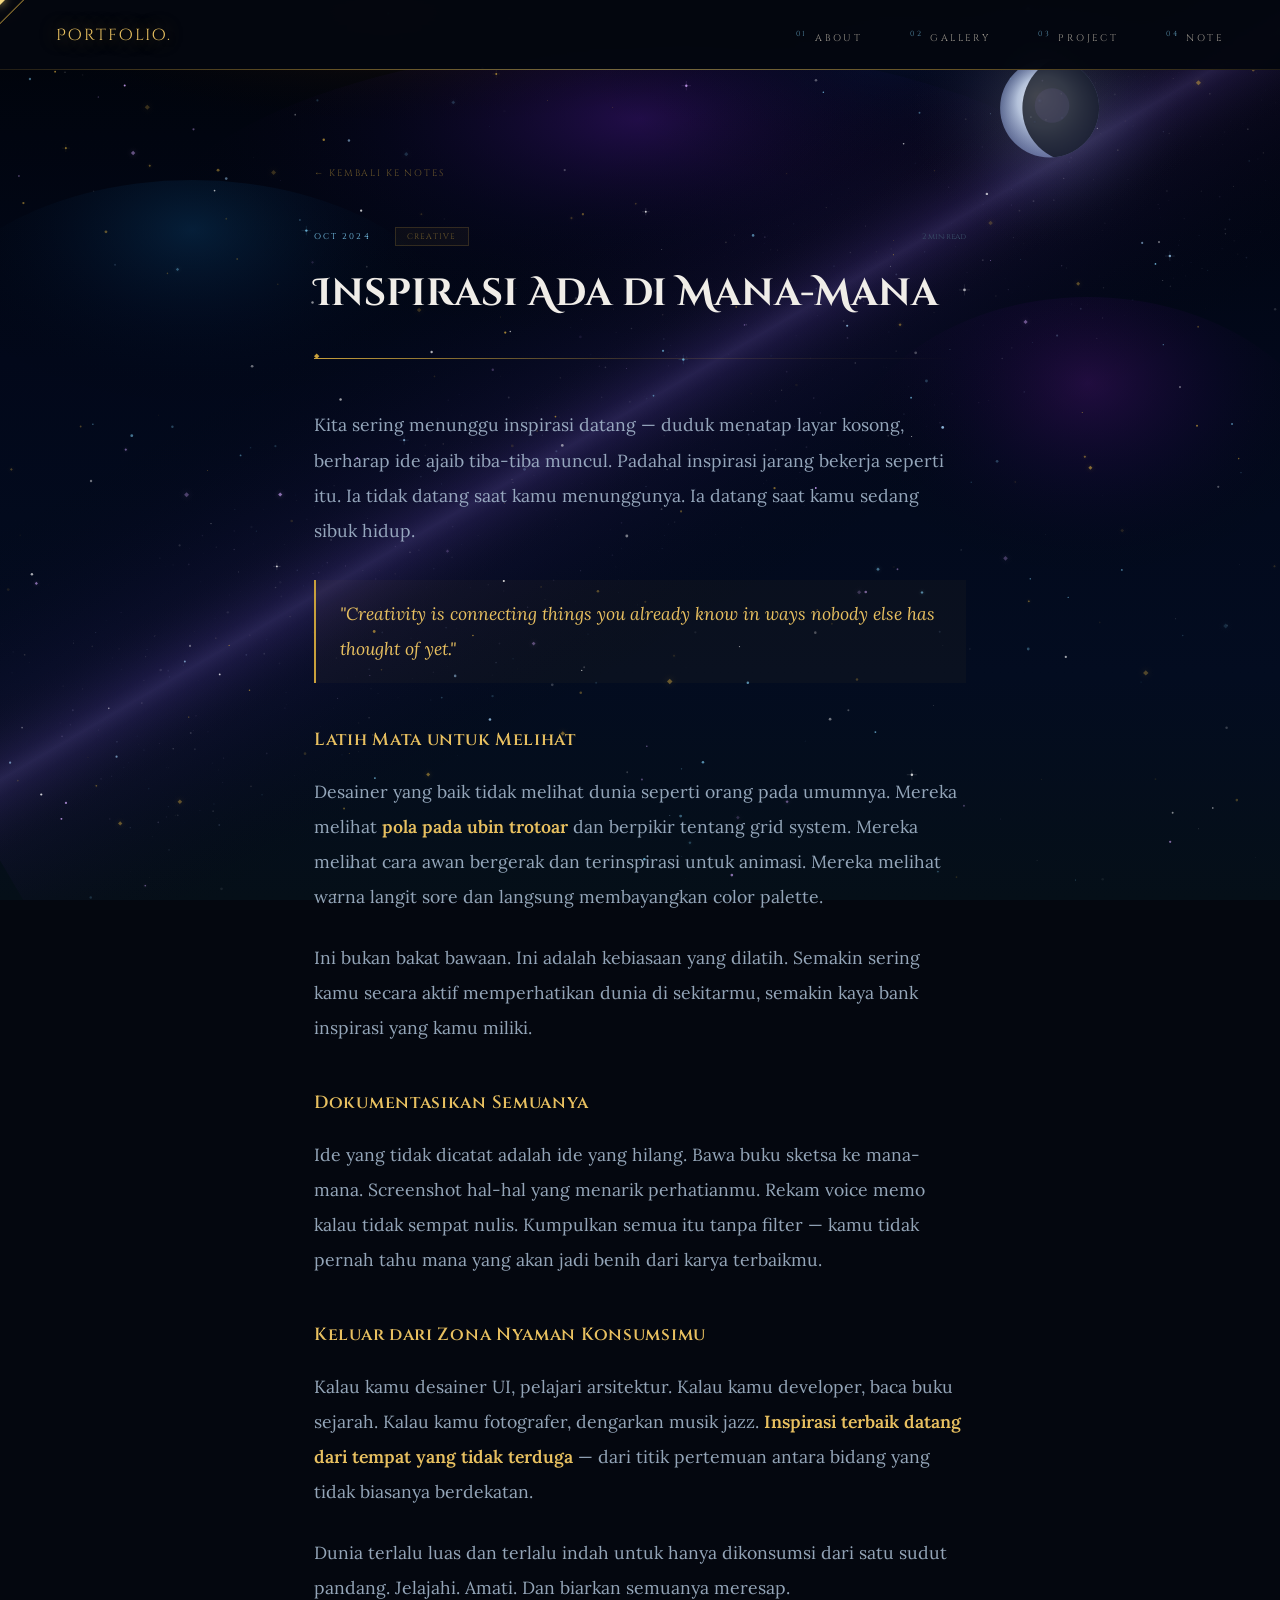
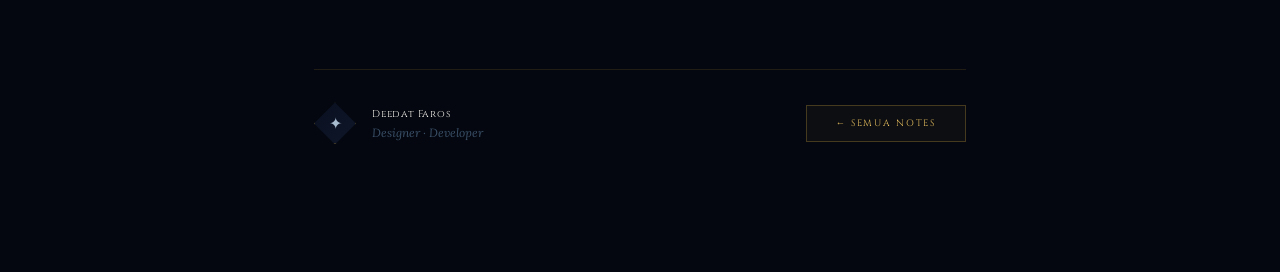
<file: note6.html>
<!DOCTYPE html>
<html lang="id">
<head>
<meta charset="UTF-8"/>
<meta name="viewport" content="width=device-width, initial-scale=1.0"/>
<title>Inspirasi Ada di Mana-Mana — Deedat Faros</title>
<link rel="stylesheet" href="style.css"/>
<style>
  .note-page { max-width: 780px; margin: 0 auto; padding: 10rem 4rem 8rem; position: relative; z-index: 1; }
  .note-back { display: inline-flex; align-items: center; gap: .6rem; font-family: 'Cinzel', serif; font-size: .58rem; letter-spacing: .2em; text-transform: uppercase; color: rgba(200,160,60,.5); text-decoration: none; margin-bottom: 3rem; transition: color .3s; }
  .note-back:hover { color: var(--gold2); }
  .note-page-meta { display: flex; align-items: center; gap: 1.5rem; margin-bottom: 1.5rem; }
  .note-page-date { font-family: 'Cinzel', serif; font-size: .52rem; letter-spacing: .25em; text-transform: uppercase; color: var(--sky); }
  .note-page-cat { font-family: 'Cinzel', serif; font-size: .5rem; letter-spacing: .15em; text-transform: uppercase; color: rgba(200,160,60,.5); border: 1px solid rgba(200,160,60,.2); padding: .2rem .7rem; background: rgba(200,160,60,.05); }
  .note-page-read { font-family: 'Cinzel', serif; font-size: .5rem; color: var(--muted); margin-left: auto; }
  .note-page-title { font-family: 'Cinzel Decorative', serif; font-size: clamp(1.6rem, 3vw, 2.6rem); font-weight: 700; color: var(--white); line-height: 1.25; margin-bottom: 2.5rem; }
  .note-page-divider { height: 1px; background: linear-gradient(to right, var(--gold), rgba(200,160,60,.2), transparent); margin-bottom: 3rem; position: relative; }
  .note-page-divider::before { content: '◆'; position: absolute; left: 0; top: -7px; font-size: .46rem; color: var(--gold); }
  .note-page-body { font-family: 'Lora', serif; font-size: 1.1rem; line-height: 2; color: rgba(168,188,208,.88); }
  .note-page-body p { margin-bottom: 1.6rem; }
  .note-page-body h2 { font-family: 'Cinzel', serif; font-size: 1.1rem; font-weight: 600; color: var(--gold2); margin: 2.5rem 0 1rem; letter-spacing: .04em; }
  .note-page-body blockquote { border-left: 2px solid var(--gold); padding: 1rem 1.5rem; margin: 2rem 0; background: rgba(200,160,60,.04); font-style: italic; color: var(--gold2); }
  .note-page-body strong { color: var(--gold2); font-weight: 600; }
  .note-page-footer { margin-top: 4rem; padding-top: 2rem; border-top: 1px solid rgba(200,160,60,.15); display: flex; align-items: center; justify-content: space-between; }
  .note-author-wrap { display: flex; align-items: center; gap: 1rem; }
  .note-author-avatar { width: 42px; height: 42px; background: linear-gradient(135deg, var(--surface), var(--surface2)); border: 1px solid rgba(200,160,60,.3); clip-path: polygon(50% 0%,100% 50%,50% 100%,0% 50%); display: flex; align-items: center; justify-content: center; font-size: 1rem; }
  .note-author-name { font-family: 'Cinzel', serif; font-size: .62rem; color: var(--white); letter-spacing: .08em; }
  .note-author-role { font-family: 'Lora', serif; font-size: .75rem; font-style: italic; color: var(--muted); margin-top: .2rem; }
  .note-back-btn { display: inline-flex; align-items: center; gap: .7rem; padding: .7rem 1.8rem; font-family: 'Cinzel', serif; font-size: .58rem; letter-spacing: .2em; text-transform: uppercase; color: var(--gold2); border: 1px solid rgba(200,160,60,.3); text-decoration: none; background: rgba(200,160,60,.05); transition: all .3s; }
  .note-back-btn:hover { border-color: rgba(200,160,60,.7); color: var(--gold3); }
</style>
</head>
<body>
<canvas id="bgCanvas"></canvas>
<div class="cursor-dot" id="cursorDot"></div>
<div class="cursor-ring" id="cursorRing"></div>
<nav>
  <a href="index.html" class="nav-logo">Portfolio.</a>
  <ul class="nav-links">
    <li><a href="index.html#about"><span class="nav-index">01</span> About</a></li>
    <li><a href="index.html#gallery"><span class="nav-index">02</span> Gallery</a></li>
    <li><a href="index.html#projects"><span class="nav-index">03</span> Project</a></li>
    <li><a href="index.html#notes"><span class="nav-index">04</span> Note</a></li>
  </ul>
</nav>
<div class="note-page">
  <a href="index.html#notes" class="note-back">← Kembali ke Notes</a>
  <div class="note-page-meta">
    <span class="note-page-date">Oct 2024</span>
    <span class="note-page-cat">Creative</span>
    <span class="note-page-read">2 min read</span>
  </div>
  <h1 class="note-page-title">Inspirasi Ada di Mana-Mana</h1>
  <div class="note-page-divider"></div>
  <div class="note-page-body">

    <p>Kita sering menunggu inspirasi datang — duduk menatap layar kosong, berharap ide ajaib tiba-tiba muncul. Padahal inspirasi jarang bekerja seperti itu. Ia tidak datang saat kamu menunggunya. Ia datang saat kamu sedang sibuk hidup.</p>
    <blockquote>"Creativity is connecting things you already know in ways nobody else has thought of yet."</blockquote>
    <h2>Latih Mata untuk Melihat</h2>
    <p>Desainer yang baik tidak melihat dunia seperti orang pada umumnya. Mereka melihat <strong>pola pada ubin trotoar</strong> dan berpikir tentang grid system. Mereka melihat cara awan bergerak dan terinspirasi untuk animasi. Mereka melihat warna langit sore dan langsung membayangkan color palette.</p>
    <p>Ini bukan bakat bawaan. Ini adalah kebiasaan yang dilatih. Semakin sering kamu secara aktif memperhatikan dunia di sekitarmu, semakin kaya bank inspirasi yang kamu miliki.</p>
    <h2>Dokumentasikan Semuanya</h2>
    <p>Ide yang tidak dicatat adalah ide yang hilang. Bawa buku sketsa ke mana-mana. Screenshot hal-hal yang menarik perhatianmu. Rekam voice memo kalau tidak sempat nulis. Kumpulkan semua itu tanpa filter — kamu tidak pernah tahu mana yang akan jadi benih dari karya terbaikmu.</p>
    <h2>Keluar dari Zona Nyaman Konsumsimu</h2>
    <p>Kalau kamu desainer UI, pelajari arsitektur. Kalau kamu developer, baca buku sejarah. Kalau kamu fotografer, dengarkan musik jazz. <strong>Inspirasi terbaik datang dari tempat yang tidak terduga</strong> — dari titik pertemuan antara bidang yang tidak biasanya berdekatan.</p>
    <p>Dunia terlalu luas dan terlalu indah untuk hanya dikonsumsi dari satu sudut pandang. Jelajahi. Amati. Dan biarkan semuanya meresap.</p>
  </div>
  <div class="note-page-footer">
    <div class="note-author-wrap">
      <div class="note-author-avatar">✦</div>
      <div>
        <div class="note-author-name">Deedat Faros</div>
        <div class="note-author-role">Designer · Developer</div>
      </div>
    </div>
    <a href="index.html#notes" class="note-back-btn">← Semua Notes</a>
  </div>
</div>
<script src="main.js"></script>
</body>
</html>
</file>
<file: style.css>
@import url('https://fonts.googleapis.com/css2?family=Cinzel:wght@400;500;600;700&family=Cinzel+Decorative:wght@400;700&family=Lora:ital,wght@0,400;0,500;1,400;1,500&display=swap');

/* ══════════════════════════════════════
   VARIABLES
══════════════════════════════════════ */
:root {
  --bg:       #04070f;
  --bg-dark:  #06091a;
  --surface:  #0a1020;
  --surface2: #0e1628;
  --border:   #1a2840;
  --gold:     #c8a03c;
  --gold2:    #e8c060;
  --gold3:    #f5d980;
  --sky:      #7ecef4;
  --white:    #f0ede8;
  --muted:    #3a5068;
  --text:     #a8bcd0;
  --glow-g:   0 0 18px rgba(200,160,60,0.55), 0 0 50px rgba(200,160,60,0.18);
  --glow-s:   0 0 18px rgba(126,206,244,0.45), 0 0 50px rgba(126,206,244,0.12);
}

/* ══════════════════════════════════════
   RESET & BASE
══════════════════════════════════════ */
*, *::before, *::after { box-sizing: border-box; margin: 0; padding: 0; }
html { scroll-behavior: smooth; }

body {
  background: var(--bg);
  color: var(--text);
  font-family: 'Lora', Georgia, serif;
  overflow-x: hidden;
  cursor: none;
}

/* ══════════════════════════════════════
   LOADER
══════════════════════════════════════ */
#loader {
  position: fixed; inset: 0;
  background: var(--bg);
  z-index: 9999;
  display: flex; flex-direction: column;
  align-items: center; justify-content: center; gap: 2rem;
  transition: opacity 0.8s ease, visibility 0.8s ease;
}
#loader.hidden { opacity: 0; visibility: hidden; pointer-events: none; }

.loader-logo {
  font-family: 'Cinzel Decorative', serif;
  font-size: 1.8rem; color: var(--gold2);
  letter-spacing: 0.15em;
  text-shadow: var(--glow-g);
  animation: pulse 1.5s ease-in-out infinite;
}
@keyframes pulse { 0%,100%{opacity:.6;transform:scale(1)} 50%{opacity:1;transform:scale(1.03)} }

.loader-bar-wrap { width: 260px; height: 2px; background: rgba(200,160,60,0.12); }
.loader-bar { height: 100%; width: 0%; background: linear-gradient(to right, var(--gold), var(--gold3)); box-shadow: var(--glow-g); transition: width .05s linear; }
.loader-text { font-family: 'Cinzel', serif; font-size: 0.52rem; letter-spacing: 0.3em; text-transform: uppercase; color: var(--muted); }

/* ══════════════════════════════════════
   CANVAS (STRICTLY BEHIND EVERYTHING)
══════════════════════════════════════ */
#bgCanvas {
  position: fixed; inset: 0;
  z-index: 0;
  pointer-events: none;
  display: block;
}

/* ══════════════════════════════════════
   CURSOR
══════════════════════════════════════ */
.cursor-dot {
  width: 7px; height: 7px;
  background: var(--gold3);
  position: fixed; pointer-events: none; z-index: 9998;
  transform: translate(-50%,-50%) rotate(45deg);
  box-shadow: 0 0 10px rgba(245,217,128,.9), 0 0 25px rgba(200,160,60,.5);
  transition: width .15s, height .15s;
}
.cursor-ring {
  width: 34px; height: 34px;
  border: 1px solid rgba(200,160,60,.55);
  position: fixed; pointer-events: none; z-index: 9997;
  transform: translate(-50%,-50%) rotate(45deg);
  transition: width .12s, height .12s;
}

/* ══════════════════════════════════════
   NAV
══════════════════════════════════════ */
nav {
  position: fixed; top: 0; left: 0; right: 0;
  height: 70px; padding: 0 3.5rem;
  display: flex; align-items: center; justify-content: space-between;
  background: rgba(4,7,15,0.96);
  backdrop-filter: blur(20px);
  border-bottom: 1px solid rgba(200,160,60,0.15);
  z-index: 1000;
}
nav::after {
  content: '';
  position: absolute; bottom: -1px; left: 0; right: 0; height: 1px;
  background: linear-gradient(90deg, transparent, var(--gold) 25%, var(--gold3) 50%, var(--gold) 75%, transparent);
  opacity: .4;
}

.nav-logo {
  font-family: 'Cinzel Decorative', serif;
  font-size: 1rem; color: var(--gold2);
  text-decoration: none; letter-spacing: .12em;
  text-shadow: var(--glow-g);
}
.nav-links { display: flex; gap: 3rem; list-style: none; align-items: center; }
.nav-links a {
  color: rgba(216,208,192,.7);
  text-decoration: none;
  font-family: 'Cinzel', serif; font-size: .6rem;
  letter-spacing: .25em; text-transform: uppercase;
  transition: color .3s, opacity .3s;
  position: relative;
}
.nav-links a::after {
  content: ''; position: absolute; bottom: -6px; left: 50%;
  transform: translateX(-50%); width: 0; height: 1px;
  background: var(--gold2); box-shadow: var(--glow-g);
  transition: width .3s;
}
.nav-links a:hover { color: var(--gold2); }
.nav-links a:hover::after { width: 100%; }
.nav-index { font-size: .46rem; color: var(--sky); vertical-align: super; margin-right: 3px; opacity: .7; }

/* ══════════════════════════════════════
   SECTION BASE
   — all sections sit above canvas (z-index: 1+)
   — section-light and section-dark provide bg
══════════════════════════════════════ */
section {
  position: relative;
  z-index: 1;
  padding: 8rem 4rem;
  max-width: 1200px;
  margin: 0 auto;
}

/* Full-width dark sections */
section.section-dark {
  max-width: 100%;
  background: var(--bg-dark);
  padding: 8rem 0;
}
section.section-dark > * {
  max-width: 1200px;
  margin-left: auto; margin-right: auto;
  padding-left: 4rem; padding-right: 4rem;
}
/* Override so section-header and grid inside section-dark have correct padding */
section.section-dark .section-header,
section.section-dark .gallery-grid,
section.section-dark .notes-grid { padding-left: 4rem; padding-right: 4rem; max-width: 1200px; margin: 0 auto; }

section.section-dark .section-header { margin-bottom: 4rem; padding-bottom: 1.8rem; }

section.section-light { background: transparent; }

/* HERO is special – full width */
#hero {
  max-width: 100%;
  min-height: 100vh;
  display: flex; align-items: center;
  padding: 0 4rem;
  overflow: hidden;
}

/* ══════════════════════════════════════
   SECTION HEADER
══════════════════════════════════════ */
.section-header {
  display: flex; align-items: center; gap: 1.5rem;
  margin-bottom: 4rem;
  padding-bottom: 1.8rem;
  border-bottom: 1px solid rgba(200,160,60,0.2);
  position: relative;
}
.section-header::before {
  content: '◆';
  position: absolute; bottom: -7px; left: 0;
  font-size: .46rem; color: var(--gold); text-shadow: var(--glow-g);
}
.section-num { font-family: 'Cinzel', serif; font-size: .5rem; color: var(--sky); letter-spacing: .2em; white-space: nowrap; text-shadow: var(--glow-s); }
.section-title { font-family: 'Cinzel Decorative', serif; font-size: clamp(1.6rem, 2.8vw, 2.8rem); font-weight: 700; color: var(--white); }
.section-title em {
  font-style: normal;
  background: linear-gradient(135deg, var(--gold) 0%, var(--gold3) 60%);
  -webkit-background-clip: text; -webkit-text-fill-color: transparent; background-clip: text;
  filter: drop-shadow(0 0 8px rgba(200,160,60,.35));
}
.section-tag {
  margin-left: auto;
  font-family: 'Cinzel', serif; font-size: .46rem; letter-spacing: .2em; text-transform: uppercase;
  color: rgba(200,160,60,.45); border: 1px solid rgba(200,160,60,.2); padding: .28rem .9rem;
  background: rgba(200,160,60,.05); white-space: nowrap;
}

/* ══════════════════════════════════════
   HERO
══════════════════════════════════════ */
.hero-grid {
  display: grid; grid-template-columns: 1fr 1fr; gap: 4rem;
  align-items: center; width: 100%; max-width: 1200px; margin: 0 auto;
  padding-top: 70px; position: relative; z-index: 1;
}
.hero-eyebrow {
  font-family: 'Cinzel', serif; font-size: .56rem; letter-spacing: .45em; text-transform: uppercase;
  color: var(--sky); margin-bottom: 1.6rem; text-shadow: var(--glow-s);
}
.hero-name {
  font-family: 'Cinzel Decorative', serif; font-size: clamp(2rem, 4.2vw, 4.8rem); font-weight: 700;
  line-height: 1.12; color: var(--white); margin-bottom: .6rem;
}
.hero-name span {
  display: block;
  background: linear-gradient(135deg, var(--gold) 0%, var(--gold3) 50%, var(--sky) 100%);
  -webkit-background-clip: text; -webkit-text-fill-color: transparent; background-clip: text;
  filter: drop-shadow(0 2px 16px rgba(200,160,60,.5));
}
.hero-subtitle { font-family: 'Lora', serif; font-style: italic; font-size: 1rem; color: var(--muted); margin-top: 1rem; margin-bottom: 2.8rem; letter-spacing: .06em; }
.hero-cta {
  display: inline-flex; align-items: center; gap: .8rem;
  padding: .95rem 2.5rem; color: var(--gold2);
  text-decoration: none; font-family: 'Cinzel', serif; font-size: .6rem;
  letter-spacing: .25em; text-transform: uppercase;
  background: rgba(200,160,60,.07); border: 1px solid rgba(200,160,60,.35);
  transition: all .4s; position: relative; overflow: hidden;
}
.hero-cta::after {
  content: ''; position: absolute; inset: 0;
  background: linear-gradient(135deg, rgba(200,160,60,.18), rgba(126,206,244,.06));
  transform: translateX(-101%); transition: transform .45s ease;
}
.hero-cta:hover { border-color: rgba(200,160,60,.75); color: var(--gold3); box-shadow: var(--glow-g); }
.hero-cta:hover::after { transform: translateX(0); }

.hero-right { display: flex; justify-content: center; align-items: center; }

.hero-card {
  width: 270px; height: 380px;
  background: linear-gradient(160deg, var(--surface), var(--surface2));
  border: 1px solid rgba(200,160,60,.3);
  position: relative; overflow: hidden;
  clip-path: polygon(18px 0,100% 0,100% calc(100% - 18px),calc(100% - 18px) 100%,0 100%,0 18px);
  transition: box-shadow .4s;
}
.hero-card:hover { box-shadow: var(--glow-g); }
.hero-card-glow {
  position: absolute; top: 35%; left: 50%; transform: translate(-50%,-50%);
  width: 200px; height: 200px;
  background: radial-gradient(circle, rgba(200,160,60,.15) 0%, rgba(126,206,244,.05) 50%, transparent 70%);
  animation: cardGlow 3.5s ease-in-out infinite;
}
@keyframes cardGlow { 0%,100%{opacity:.5;transform:translate(-50%,-50%) scale(1)} 50%{opacity:1;transform:translate(-50%,-50%) scale(1.25)} }
.hero-card-rune {
  position: absolute; top: 50%; left: 50%;
  font-size: 8rem; color: var(--gold); opacity: .03; user-select: none;
  animation: runeRot 30s linear infinite;
}
@keyframes runeRot { from{transform:translate(-50%,-50%) rotate(0deg)} to{transform:translate(-50%,-50%) rotate(360deg)} }
.hero-card-stars { position: absolute; top: 1rem; left: 1.2rem; color: var(--gold2); font-size: .6rem; letter-spacing: 3px; text-shadow: 0 0 8px rgba(200,160,60,.9); z-index: 4; }
.hero-card-element { position: absolute; top: .9rem; right: 1rem; font-size: 1.5rem; animation: elemPulse 2.5s ease-in-out infinite; z-index: 4; filter: drop-shadow(0 0 8px rgba(126,206,244,.7)); }
@keyframes elemPulse { 0%,100%{transform:scale(1);opacity:.8} 50%{transform:scale(1.15);opacity:1} }
.hero-card-inner { position: absolute; bottom: 1.8rem; left: 1.4rem; right: 1.4rem; z-index: 4; }
.hero-card-label { font-family: 'Cinzel', serif; font-size: .46rem; letter-spacing: .3em; text-transform: uppercase; color: var(--sky); margin-bottom: .5rem; }
.hero-card-role { font-family: 'Cinzel', serif; font-size: 1rem; font-weight: 600; color: var(--white); line-height: 1.5; }
.hero-card-bar { margin-top: .8rem; height: 2px; background: rgba(255,255,255,.05); position: relative; overflow: hidden; }
.hero-card-bar::after { content: ''; position: absolute; left: 0; top: 0; bottom: 0; width: 72%; background: linear-gradient(to right, var(--gold), var(--gold3)); box-shadow: 0 0 6px rgba(200,160,60,.8); }
.hero-card-bar-label { font-family: 'Cinzel', serif; font-size: .4rem; letter-spacing: .15em; color: var(--muted); margin-top: .25rem; display: flex; justify-content: space-between; }

.hero-bg-letter { position: absolute; bottom: -4rem; right: -3rem; font-family: 'Cinzel Decorative', serif; font-size: 18rem; font-weight: 900; color: rgba(200,160,60,.018); pointer-events: none; user-select: none; line-height: 1; z-index: 0; }
.hero-scroll { position: absolute; bottom: 2.5rem; left: 50%; transform: translateX(-50%); display: flex; flex-direction: column; align-items: center; gap: .6rem; color: var(--muted); font-family: 'Cinzel', serif; font-size: .46rem; letter-spacing: .3em; text-transform: uppercase; z-index: 1; }
.scroll-line { width: 1px; height: 50px; background: linear-gradient(to bottom, var(--gold), transparent); animation: scrollPulse 2s ease-in-out infinite; }
@keyframes scrollPulse { 0%,100%{opacity:.25} 50%{opacity:.9} }

/* ══════════════════════════════════════
   ABOUT
══════════════════════════════════════ */
.about-grid { display: grid; grid-template-columns: 1.3fr .7fr; gap: 5rem; align-items: start; }
.about-bio { font-size: 1.05rem; line-height: 2; color: rgba(168,188,208,.88); }
.about-bio p + p { margin-top: 1.2rem; }
.hl { color: var(--gold2); font-style: italic; text-shadow: 0 0 8px rgba(200,160,60,.25); }
.about-stats { display: flex; flex-direction: column; gap: 1rem; }
.stat-item {
  padding: 1.4rem 1.6rem;
  background: linear-gradient(135deg, var(--surface), var(--surface2));
  border: 1px solid rgba(200,160,60,.22);
  position: relative; overflow: hidden; transition: all .4s;
}
.stat-item::before { content: ''; position: absolute; top: 0; left: 0; right: 0; height: 1px; background: linear-gradient(to right, var(--gold), transparent); opacity: .5; }
.stat-item:hover { border-color: rgba(200,160,60,.6); box-shadow: var(--glow-g); transform: translateX(6px); }
.stat-num { font-family: 'Cinzel Decorative', serif; font-size: 2rem; background: linear-gradient(135deg, var(--gold), var(--gold3)); -webkit-background-clip: text; -webkit-text-fill-color: transparent; background-clip: text; line-height: 1; }
.stat-label { font-family: 'Cinzel', serif; font-size: .5rem; letter-spacing: .18em; text-transform: uppercase; color: var(--muted); margin-top: .4rem; }
.skills-row { display: flex; flex-wrap: wrap; gap: .5rem; margin-top: 2rem; }
.skill-tag { padding: .28rem .85rem; border: 1px solid rgba(200,160,60,.22); font-family: 'Cinzel', serif; font-size: .5rem; letter-spacing: .12em; text-transform: uppercase; color: rgba(200,160,60,.55); background: rgba(200,160,60,.05); transition: all .3s; cursor: default; }
.skill-tag:hover { border-color: rgba(200,160,60,.7); color: var(--gold2); background: rgba(200,160,60,.1); }

/* ══════════════════════════════════════
   GALLERY
══════════════════════════════════════ */
.gallery-grid { display: grid; grid-template-columns: repeat(3,1fr); gap: 1.2rem; padding: 0 4rem; max-width: 1200px; margin: 0 auto; }
.gallery-item {
  background: var(--surface); border: 1px solid rgba(200,160,60,.2);
  aspect-ratio: 4/3; position: relative; overflow: hidden; cursor: pointer; transition: all .4s;
}
.gallery-item:nth-child(1) { grid-column: span 2; aspect-ratio: 2/1; }
.gallery-item:nth-child(4) { grid-column: span 2; aspect-ratio: 2/1; }
.gallery-item::before { content: ''; position: absolute; inset: 4px; border: 1px solid rgba(200,160,60,.07); z-index: 2; pointer-events: none; transition: border-color .4s; }
.gallery-item:hover { border-color: rgba(200,160,60,.65); box-shadow: var(--glow-g); }
.gallery-item:hover::before { border-color: rgba(200,160,60,.25); }
.gallery-placeholder { position: absolute; inset: 0; display: flex; align-items: center; justify-content: center; flex-direction: column; gap: .8rem; z-index: 3; }
.gallery-icon { width: 50px; height: 50px; border: 1px solid rgba(200,160,60,.3); background: linear-gradient(135deg, var(--surface), var(--surface2)); display: flex; align-items: center; justify-content: center; font-size: 1.3rem; transform: rotate(45deg); transition: all .4s; }
.gallery-icon span { transform: rotate(-45deg); display: block; }
.gallery-item:hover .gallery-icon { border-color: rgba(200,160,60,.75); box-shadow: var(--glow-g); transform: rotate(45deg) scale(1.1); }
.gallery-label { font-family: 'Cinzel', serif; font-size: .5rem; letter-spacing: .2em; text-transform: uppercase; color: var(--muted); }
.gallery-overlay { position: absolute; inset: 0; background: linear-gradient(to top, rgba(200,160,60,.15) 0%, transparent 60%); opacity: 0; transition: opacity .4s; }
.gallery-item:hover .gallery-overlay { opacity: 1; }
.gallery-num { position: absolute; top: .8rem; right: .8rem; font-family: 'Cinzel', serif; font-size: .5rem; letter-spacing: .1em; color: rgba(200,160,60,.3); z-index: 4; }
.g1 { background: linear-gradient(160deg,#040a18,#081228,#0a1838); }
.g2 { background: linear-gradient(160deg,#060312,#0e071c,#160a28); }
.g3 { background: linear-gradient(160deg,#040a14,#071220,#0a1a2c); }
.g4 { background: linear-gradient(160deg,#0e0702,#180e03,#200c00); }
.g5 { background: linear-gradient(160deg,#030a06,#05120a,#081a10); }

.gallery-img {
  position: absolute;
  inset: 0;
  width: 100%; height: 100%;
  object-fit: cover;
  transition: transform 0.6s ease;
  z-index: 1;
}
.gallery-item:hover .gallery-img { transform: scale(1.06); }

.gallery-caption {
  position: absolute;
  bottom: 1rem; left: 1.2rem;
  font-family: 'Cinzel', serif;
  font-size: .52rem;
  letter-spacing: .22em;
  text-transform: uppercase;
  color: rgba(240,237,232,.85);
  text-shadow: 0 2px 12px rgba(0,0,0,.8);
  z-index: 5;
  opacity: 0;
  transform: translateY(6px);
  transition: opacity .4s, transform .4s;
}
.gallery-item:hover .gallery-caption { opacity: 1; transform: translateY(0); }

/* ══════════════════════════════════════
   PROJECTS
══════════════════════════════════════ */
.projects-list { display: flex; flex-direction: column; }
.project-item {
  border-bottom: 1px solid var(--border); padding: 2.5rem 0;
  display: grid; grid-template-columns: 70px 1fr auto; gap: 2rem;
  align-items: start; cursor: pointer; position: relative;
  transition: padding-left .4s, border-color .4s;
}
.project-item:first-child { border-top: 1px solid var(--border); }
.project-item::before { content: ''; position: absolute; left: 0; top: 0; bottom: 0; width: 2px; background: linear-gradient(to bottom, var(--gold), var(--sky)); opacity: 0; transition: opacity .4s; box-shadow: var(--glow-g); }
.project-item:hover { padding-left: 1.2rem; border-bottom-color: rgba(200,160,60,.25); }
.project-item:hover::before { opacity: 1; }
.project-num { font-family: 'Cinzel', serif; font-size: .5rem; letter-spacing: .15em; color: var(--sky); padding-top: .5rem; text-shadow: var(--glow-s); }
.project-name { font-family: 'Cinzel', serif; font-size: 1.3rem; font-weight: 600; color: var(--white); margin-bottom: .75rem; transition: color .3s; }
.project-item:hover .project-name { color: var(--gold2); text-shadow: 0 0 20px rgba(200,160,60,.3); }
.project-desc { font-size: .95rem; line-height: 1.8; color: var(--muted); max-width: 520px; }
.project-tags { display: flex; flex-wrap: wrap; gap: .5rem; margin-top: 1rem; }
.project-tag { font-family: 'Cinzel', serif; font-size: .46rem; letter-spacing: .12em; text-transform: uppercase; color: var(--sky); border: 1px solid rgba(126,206,244,.2); padding: .18rem .65rem; background: rgba(126,206,244,.03); }
.project-arrow { font-size: 1.1rem; color: var(--muted); padding-top: .4rem; transition: all .3s; }
.project-item:hover .project-arrow { color: var(--gold2); text-shadow: var(--glow-g); transform: translate(5px,-5px); }
.project-year { font-family: 'Cinzel', serif; font-size: .48rem; letter-spacing: .1em; color: var(--muted); margin-top: .5rem; }

/* ══════════════════════════════════════
   NOTES
══════════════════════════════════════ */
.notes-grid { display: grid; grid-template-columns: repeat(3,1fr); gap: 1.2rem; padding: 0 4rem; max-width: 1200px; margin: 0 auto; }
.note-card {
  display: block;
  text-decoration: none;
  background: linear-gradient(160deg, var(--surface), var(--surface2));
  border: 1px solid rgba(200,160,60,.2); padding: 1.8rem;
  position: relative; overflow: hidden; cursor: pointer;
  clip-path: polygon(0 0, calc(100% - 14px) 0, 100% 14px, 100% 100%, 14px 100%, 0 calc(100% - 14px));
  transition: border-color .4s, transform .4s, box-shadow .4s;
}
.note-card::before { content: ''; position: absolute; top: 0; left: 0; right: 0; height: 2px; background: linear-gradient(to right, var(--gold), rgba(200,160,60,.2), transparent); transform: scaleX(0); transform-origin: left; transition: transform .5s; }
.note-card::after { content: ''; position: absolute; inset: 5px; border: 1px solid rgba(200,160,60,.06); pointer-events: none; }
.note-card:hover { border-color: rgba(200,160,60,.55); transform: translateY(-5px); box-shadow: 0 12px 40px rgba(0,0,0,.5), var(--glow-g); }
.note-card:hover::before { transform: scaleX(1); }
.note-shimmer { position: absolute; inset: 0; background: linear-gradient(135deg, transparent, rgba(200,160,60,.04), transparent); transform: translateX(-100%); transition: transform .7s ease; pointer-events: none; }
.note-card:hover .note-shimmer { transform: translateX(100%); }
.note-date { font-family: 'Cinzel', serif; font-size: .48rem; letter-spacing: .22em; text-transform: uppercase; color: var(--sky); margin-bottom: .8rem; position: relative; z-index: 1; }
.note-title { font-family: 'Cinzel', serif; font-size: .88rem; font-weight: 600; color: var(--white); margin-bottom: .75rem; line-height: 1.5; position: relative; z-index: 1; }
.note-excerpt { font-size: .88rem; line-height: 1.85; color: var(--muted); position: relative; z-index: 1; }
.note-footer { display: flex; align-items: center; justify-content: space-between; margin-top: 1.4rem; padding-top: .9rem; border-top: 1px solid rgba(200,160,60,.08); position: relative; z-index: 1; }
.note-cat { font-family: 'Cinzel', serif; font-size: .46rem; letter-spacing: .15em; text-transform: uppercase; color: rgba(200,160,60,.45); }
.note-read { font-family: 'Cinzel', serif; font-size: .46rem; color: var(--muted); letter-spacing: .1em; }

/* ══════════════════════════════════════
   FOOTER
══════════════════════════════════════ */
footer {
  padding: 3rem 4rem; display: flex; align-items: center; justify-content: space-between;
  position: relative; z-index: 1; background: var(--bg);
  border-top: 1px solid rgba(200,160,60,.15);
}
footer::before { content: ''; position: absolute; top: -1px; left: 0; right: 0; height: 1px; background: linear-gradient(90deg, transparent, var(--gold) 30%, var(--gold3) 50%, var(--gold) 70%, transparent); opacity: .35; }
.footer-ornament { position: absolute; top: -8px; left: 50%; transform: translateX(-50%); color: var(--gold); font-size: .42rem; letter-spacing: 8px; text-shadow: var(--glow-g); background: var(--bg); padding: 0 .5rem; }
.footer-copy { font-family: 'Lora', serif; font-style: italic; font-size: .85rem; color: var(--muted); }
.footer-links { display: flex; gap: 2.5rem; }
.footer-links a { font-family: 'Cinzel', serif; font-size: .55rem; letter-spacing: .18em; text-transform: uppercase; color: rgba(200,160,60,.45); text-decoration: none; transition: all .3s; }
.footer-links a:hover { color: var(--gold2); text-shadow: var(--glow-g); }

/* ══════════════════════════════════════
   RESPONSIVE
══════════════════════════════════════ */
@media (max-width: 900px) {
  nav { padding: 0 1.5rem; }
  .nav-links { gap: 1.5rem; }
  section { padding: 5rem 1.5rem; }
  #hero { padding: 0 1.5rem; }
  section.section-dark { padding: 5rem 0; }
  section.section-dark .gallery-grid,
  section.section-dark .notes-grid,
  section.section-dark .section-header { padding-left: 1.5rem; padding-right: 1.5rem; }
  .hero-grid { grid-template-columns: 1fr; }
  .hero-right { display: none; }
  .about-grid { grid-template-columns: 1fr; gap: 3rem; }
  .gallery-grid { grid-template-columns: 1fr 1fr; }
  .gallery-item:nth-child(1), .gallery-item:nth-child(4) { grid-column: span 2; }
  .notes-grid { grid-template-columns: 1fr 1fr; }
  .project-item { grid-template-columns: 50px 1fr auto; gap: 1rem; }
  footer { flex-direction: column; gap: 1.5rem; text-align: center; padding: 2.5rem 1.5rem; }
}
@media (max-width: 600px) {
  .nav-links { display: none; }
  .gallery-grid { grid-template-columns: 1fr; }
  .gallery-item:nth-child(1), .gallery-item:nth-child(4) { grid-column: span 1; }
  .notes-grid { grid-template-columns: 1fr; }
  .project-item { grid-template-columns: 1fr; }
}
</file>
